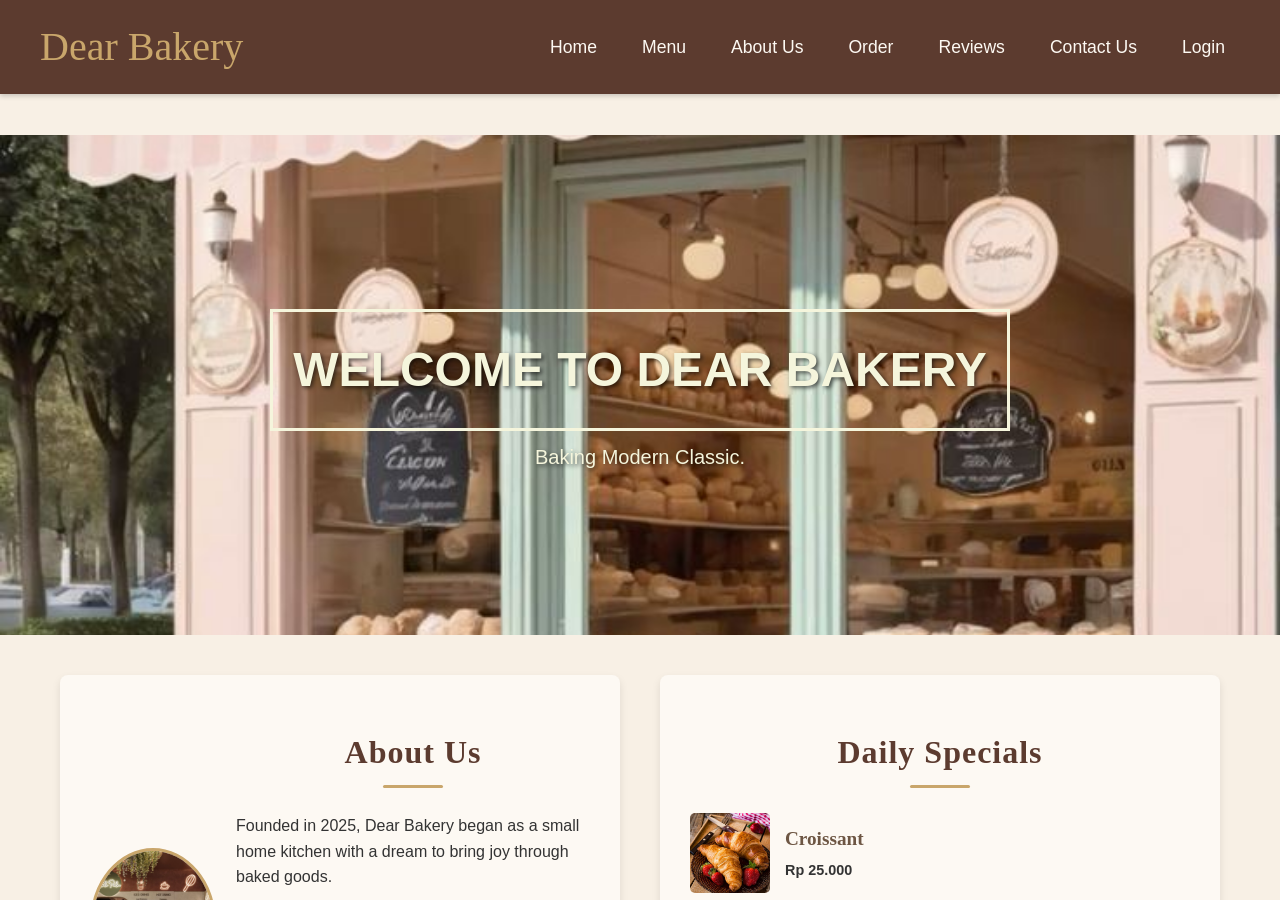
<file: index.html>
<!DOCTYPE html>
<html lang="en">
<head>
    <meta charset="UTF-8">
    <meta name="viewport" content="width=device-width, initial-scale=1.0">
    <title>Dear Bakery - Home</title>
    <style>
        body {
            margin: 0;
            padding: 0;
            font-family: 'Georgia', serif;
        }
    </style>
</head>
<frameset rows="15%,85%" frameborder="0" border="0" framespacing="0">
    <frame src="navigation.html" name="nav" scrolling="no" noresize>
    <frame src="home.html" name="contentFrame">
    <noframes>
        <body>
            <p>Your browser does not support frames. Please visit our <a href="home.html">home page</a>.</p>
        </body>
    </noframes>
</frameset>
</html>
</file>
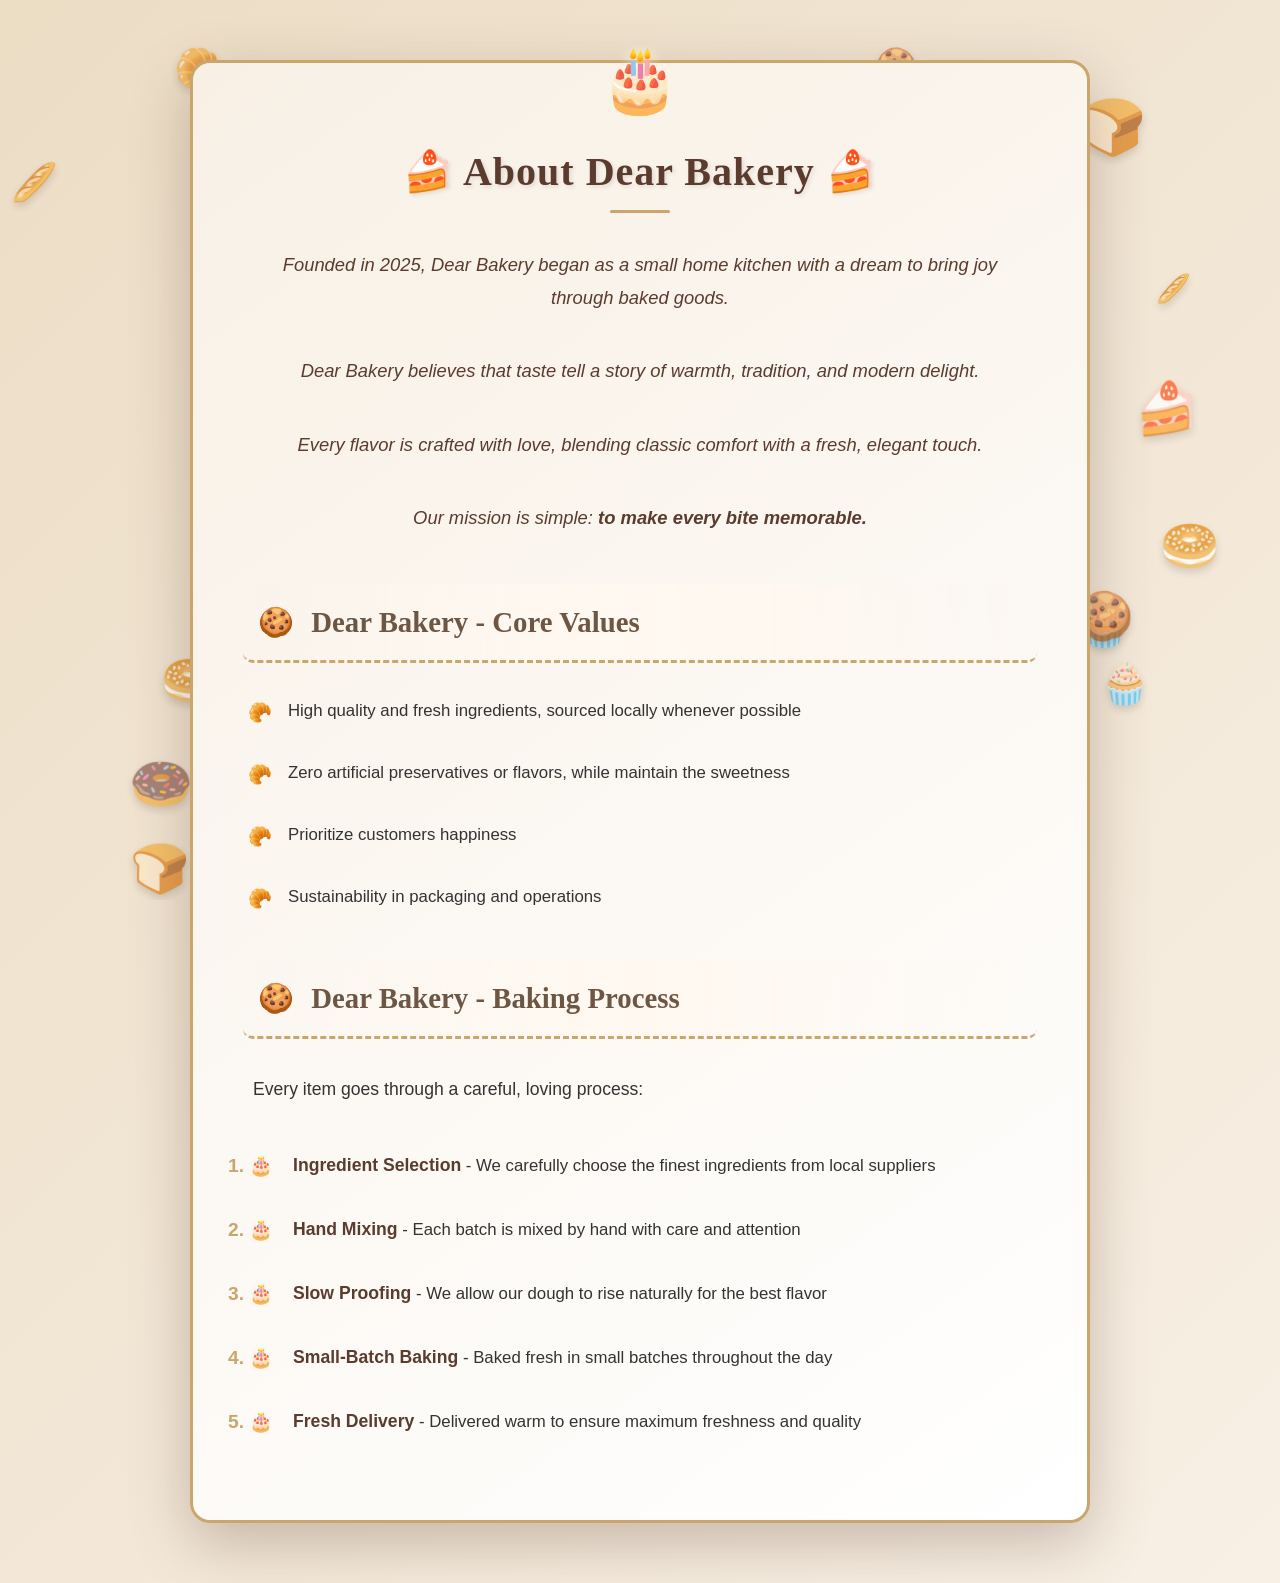
<file: about.html>
<!DOCTYPE html>
<html lang="en">
<head>
    <meta charset="UTF-8">
    <meta name="viewport" content="width=device-width, initial-scale=1.0">
    <title>About Us - Dear Bakery</title>
    <link rel="stylesheet" href="style.css">
    <script src="https://code.jquery.com/jquery-3.6.0.min.js"></script>
    <style>
        body {
            background: linear-gradient(135deg, #ecddc5 0%, #f8f0e5 100%);
            cursor: url('data:image/svg+xml;utf8,<svg xmlns="http://www.w3.org/2000/svg" width="32" height="32" viewBox="0 0 32 32"><text y="24" font-size="24">👨‍🍳</text></svg>'), auto;
            overflow-x: hidden;
            position: relative;
            min-height: 100vh;
        }

        /* Bakery Animation Background */
        #bakery-background {
            position: fixed;
            top: 0;
            left: 0;
            width: 100%;
            height: 100%;
            pointer-events: none;
            z-index: 0;
            overflow: hidden;
        }

        .floating-bakery {
            position: absolute;
            font-size: 2.5rem;
            animation: float-around 15s ease-in-out infinite;
            opacity: 0.7;
            text-shadow: 0 4px 8px rgba(0, 0, 0, 0.2);
        }

        @keyframes float-around {
            0%, 100% { 
                transform: translate(0, 0) rotate(0deg) scale(1);
            }
            25% { 
                transform: translate(50px, -30px) rotate(90deg) scale(1.1);
            }
            50% { 
                transform: translate(0, -50px) rotate(180deg) scale(0.9);
            }
            75% { 
                transform: translate(-50px, -30px) rotate(270deg) scale(1.1);
            }
        }

        .container {
            background: linear-gradient(145deg, #f8f0e5, #ffffff);
            border-radius: 20px;
            box-shadow: 0 20px 60px rgba(92, 59, 47, 0.3);
            max-width: 900px;
            margin: 40px auto;
            padding: 50px;
            position: relative;
            z-index: 1;
            transition: all 0.3s ease;
            border: 3px solid #c9a66b;
        }
        
        .container:hover {
            box-shadow: 0 30px 80px rgba(92, 59, 47, 0.4);
            transform: translateY(-5px);
        }

        .container::before {
            content: '🎂';
            position: absolute;
            top: -35px;
            left: 50%;
            transform: translateX(-50%);
            font-size: 4rem;
            animation: bounce-icon 2s ease-in-out infinite;
        }

        @keyframes bounce-icon {
            0%, 100% { transform: translateX(-50%) translateY(0); }
            50% { transform: translateX(-50%) translateY(-15px); }
        }

        h2 {
            text-align: center;
            margin-bottom: 25px;
            position: relative;
            color: #5c3b2f;
            font-size: 2.5rem;
            text-shadow: 2px 2px 4px rgba(0, 0, 0, 0.1);
            transition: all 0.3s ease;
        }
        
        h2:hover {
            transform: scale(1.1);
            color: #c9a66b;
            text-shadow: 0 0 20px rgba(201, 166, 107, 0.6);
            cursor: pointer;
        }

        h3 {
            font-size: 1.8rem;
            color: #6d5643;
            margin: 40px 0 25px;
            padding: 15px;
            border-bottom: 3px dashed #c9a66b;
            cursor: pointer;
            transition: all 0.3s ease;
            border-radius: 10px;
            background: linear-gradient(to right, transparent, #fff8f0, transparent);
        }
        
        h3:hover {
            color: #c9a66b;
            padding-left: 25px;
            background: linear-gradient(to right, #fff8f0, #ffe4c4, #fff8f0);
            box-shadow: 0 4px 15px rgba(201, 166, 107, 0.3);
        }

        h3::before {
            content: '🍪 ';
            margin-right: 10px;
        }

        p {
            font-size: 1.1rem;
            margin-bottom: 18px;
            text-align: justify;
            line-height: 1.8;
            transition: all 0.3s ease;
            padding: 10px;
            border-radius: 8px;
        }
        
        p:hover {
            background-color: #fff8f0;
            transform: translateX(10px);
            box-shadow: 0 2px 10px rgba(0, 0, 0, 0.1);
        }

        .intro p {
            text-align: center;
            font-style: italic;
            color: #5c3b2f;
            font-size: 1.15rem;
            margin-bottom: 20px;
        }
        
        ul, ol {
            padding-left: 35px;
            margin: 25px 0;
            font-size: 1.05rem;
        }

        li {
            margin-bottom: 15px;
            position: relative;
            cursor: pointer;
            transition: all 0.3s ease;
            padding: 10px;
            border-radius: 8px;
        }
        
        li:hover {
            background-color: #fff8e1;
            color: #c9a66b;
            transform: translateX(15px);
            box-shadow: 0 2px 10px rgba(201, 166, 107, 0.3);
            font-weight: 600;
        }

        li::before {
            position: absolute;
            left: -30px;
            font-size: 1.2rem;
        }

        ul li::before {
            content: '🥐';
        }

        ol {
            list-style-type: none;
            counter-reset: step-counter;
        }

        ol li {
            counter-increment: step-counter;
            padding-left: 15px;
        }

        ol li::before {
            content: counter(step-counter) '. 🎂';
            left: -50px;
            font-weight: bold;
            color: #c9a66b;
        }

        ol li strong {
            color: #5c3b2f;
            font-weight: bold;
            font-size: 1.1rem;
        }

        .selected {
            background-color: #c9a66b !important;
            color: white !important;
            transform: scale(1.05) !important;
            box-shadow: 0 4px 20px rgba(201, 166, 107, 0.5) !important;
        }

        .selected::after {
            content: ' ✓';
            font-weight: bold;
        }

        .particle {
            position: fixed;
            pointer-events: none;
            font-size: 2rem;
            animation: particle-fly 1.5s ease-out forwards;
            z-index: 9999;
        }

        @keyframes particle-fly {
            0% {
                transform: translate(0, 0) rotate(0deg) scale(1);
                opacity: 1;
            }
            100% {
                transform: translate(var(--tx), var(--ty)) rotate(360deg) scale(0);
                opacity: 0;
            }
        }
    </style>
</head>
<body>
    <!-- Bakery Animation Background -->
    <div id="bakery-background"></div>

    <div class="container">
        <h2>🍰 About Dear Bakery 🍰</h2>

        <div class="intro">
            <p>Founded in 2025, Dear Bakery began as a small home kitchen with a dream to bring joy through baked goods.</p>
            <p>Dear Bakery believes that taste tell a story of warmth, tradition, and modern delight.</p>
            <p>Every flavor is crafted with love, blending classic comfort with a fresh, elegant touch.</p>
            <p>Our mission is simple: <strong>to make every bite memorable.</strong></p>
        </div>

        <h3 id="values-section">Dear Bakery - Core Values</h3>
        <ul id="values-list">
            <li data-value="quality">High quality and fresh ingredients, sourced locally whenever possible</li>
            <li data-value="natural">Zero artificial preservatives or flavors, while maintain the sweetness</li>
            <li data-value="customer">Prioritize customers happiness</li>
            <li data-value="sustainability">Sustainability in packaging and operations</li>
        </ul>

        <h3 id="process-section">Dear Bakery - Baking Process</h3>
        <p style="text-align: left;">Every item goes through a careful, loving process:</p>
        <ol id="process-list">
            <li><strong>Ingredient Selection</strong> - We carefully choose the finest ingredients from local suppliers</li>
            <li><strong>Hand Mixing</strong> - Each batch is mixed by hand with care and attention</li>
            <li><strong>Slow Proofing</strong> - We allow our dough to rise naturally for the best flavor</li>
            <li><strong>Small-Batch Baking</strong> - Baked fresh in small batches throughout the day</li>
            <li><strong>Fresh Delivery</strong> - Delivered warm to ensure maximum freshness and quality</li>
        </ol>
    </div>

    <script>
        // ========================================
        // VANILLA JAVASCRIPT EVENTS
        // ========================================
        document.addEventListener('DOMContentLoaded', function() {
            const container = document.querySelector('.container');
            const bakeryBackground = document.getElementById('bakery-background');
            const headings = document.querySelectorAll('h3');
            const listItems = document.querySelectorAll('li');
            const paragraphs = document.querySelectorAll('p');
            
            const bakeryEmojis = ['🍪', '🍩', '🍰', '🥐', '🍞', '🥖', '🧁', '🥯', '🥨', '🍮'];
            
            // Create floating bakery emojis
            function createFloatingBakery() {
                for (let i = 0; i < 25; i++) {
                    const emoji = document.createElement('div');
                    emoji.className = 'floating-bakery';
                    emoji.textContent = bakeryEmojis[Math.floor(Math.random() * bakeryEmojis.length)];
                    
                    emoji.style.left = Math.random() * 100 + '%';
                    emoji.style.top = Math.random() * 100 + '%';
                    emoji.style.animationDelay = Math.random() * 15 + 's';
                    emoji.style.fontSize = (Math.random() * 2 + 1.5) + 'rem';
                    
                    bakeryBackground.appendChild(emoji);
                }
            }
            
            createFloatingBakery();

            // EVENT 1: MOUSEMOVE - Container parallax + emoji tracking
            let mouseX = window.innerWidth / 2;
            let mouseY = window.innerHeight / 2;
            
            document.addEventListener('mousemove', function(e) {
                mouseX = e.clientX;
                mouseY = e.clientY;
                
                console.log('🖱️ MOUSEMOVE (Vanilla JS): X=' + mouseX + ', Y=' + mouseY);
                
                // Container 3D parallax
                const moveX = (e.clientX - window.innerWidth / 2) * 0.03;
                const moveY = (e.clientY - window.innerHeight / 2) * 0.03;
                
                container.style.transform = `translate(${moveX}px, ${moveY}px) rotateY(${moveX * 0.1}deg) rotateX(${-moveY * 0.1}deg)`;
                
                // Move floating bakery items toward cursor
                const floatingEmojis = document.querySelectorAll('.floating-bakery');
                floatingEmojis.forEach((emoji, index) => {
                    const rect = emoji.getBoundingClientRect();
                    const emojiCenterX = rect.left + rect.width / 2;
                    const emojiCenterY = rect.top + rect.height / 2;
                    
                    const deltaX = (e.clientX - emojiCenterX) * 0.02;
                    const deltaY = (e.clientY - emojiCenterY) * 0.02;
                    
                    const currentLeft = parseFloat(emoji.style.left);
                    const currentTop = parseFloat(emoji.style.top);
                    
                    emoji.style.left = (currentLeft + deltaX * 0.01) + '%';
                    emoji.style.top = (currentTop + deltaY * 0.01) + '%';
                });
            });

            // EVENT 2: CLICK - Section collapse/expand + particle effect
            headings.forEach((heading, index) => {
                heading.addEventListener('click', function() {
                    console.log('🖱️ CLICK (Vanilla JS): ' + this.textContent + ' clicked');
                    
                    const nextElement = this.nextElementSibling;
                    
                    // Create particle effect
                    for (let i = 0; i < 5; i++) {
                        setTimeout(() => {
                            const particle = document.createElement('div');
                            particle.className = 'particle';
                            particle.textContent = bakeryEmojis[Math.floor(Math.random() * bakeryEmojis.length)];
                            
                            const rect = this.getBoundingClientRect();
                            particle.style.left = (rect.left + rect.width / 2) + 'px';
                            particle.style.top = (rect.top + rect.height / 2) + 'px';
                            
                            const angle = (Math.random() * Math.PI * 2);
                            const distance = 100 + Math.random() * 100;
                            particle.style.setProperty('--tx', Math.cos(angle) * distance + 'px');
                            particle.style.setProperty('--ty', Math.sin(angle) * distance + 'px');
                            
                            document.body.appendChild(particle);
                            setTimeout(() => particle.remove(), 1500);
                        }, i * 50);
                    }
                    
                    // Toggle visibility
                    if (nextElement) {
                        if (nextElement.style.display === 'none') {
                            nextElement.style.display = '';
                            this.style.background = 'linear-gradient(to right, transparent, #fff8f0, transparent)';
                        } else {
                            nextElement.style.display = 'none';
                            this.style.background = 'linear-gradient(to right, #ffe4c4, #ffd4a3, #ffe4c4)';
                        }
                    }
                });
            });

            // EVENT 3: KEYPRESS - Keyboard navigation shortcuts
            let searchBuffer = '';
            let searchTimeout;
            
            document.addEventListener('keypress', function(e) {
                console.log('⌨️ KEYPRESS (Vanilla JS): Key=' + e.key);
                
                // Quick navigation
                if (e.key === 'h' || e.key === 'H') {
                    window.scrollTo({ top: 0, behavior: 'smooth' });
                    console.log('Scrolled to top');
                } else if (e.key === 'v' || e.key === 'V') {
                    document.getElementById('values-section').scrollIntoView({ behavior: 'smooth' });
                    console.log('Scrolled to values section');
                } else if (e.key === 'p' || e.key === 'P') {
                    document.getElementById('process-section').scrollIntoView({ behavior: 'smooth' });
                    console.log('Scrolled to process section');
                } else if (e.key.match(/[a-z]/i)) {
                    // Text search in list items
                    searchBuffer += e.key.toLowerCase();
                    console.log('Search buffer: ' + searchBuffer);
                    
                    clearTimeout(searchTimeout);
                    
                    listItems.forEach(item => {
                        const text = item.textContent.toLowerCase();
                        if (text.includes(searchBuffer)) {
                            item.style.backgroundColor = '#fff8e1';
                            item.style.transform = 'scale(1.05)';
                        } else {
                            item.style.backgroundColor = '';
                            item.style.transform = '';
                        }
                    });
                    
                    searchTimeout = setTimeout(() => {
                        searchBuffer = '';
                        listItems.forEach(item => {
                            item.style.backgroundColor = '';
                            item.style.transform = '';
                        });
                    }, 2000);
                }
            });

            // EVENT 4: FOCUS - List item focus with keyboard
            listItems.forEach((item, index) => {
                item.setAttribute('tabindex', '0');
                
                item.addEventListener('focus', function() {
                    console.log('🎯 FOCUS (Vanilla JS): List item ' + (index + 1) + ' focused');
                    
                    this.style.backgroundColor = '#fff8e1';
                    this.style.padding = '15px';
                    this.style.borderRadius = '10px';
                    this.style.boxShadow = '0 4px 15px rgba(201, 166, 107, 0.4)';
                    this.style.outline = '3px solid #c9a66b';
                    this.style.transform = 'scale(1.05)';
                });

                item.addEventListener('blur', function() {
                    if (!this.classList.contains('selected')) {
                        this.style.backgroundColor = '';
                        this.style.padding = '10px';
                        this.style.boxShadow = '';
                        this.style.outline = 'none';
                        this.style.transform = '';
                    }
                });
            });

            // EVENT 5: CHANGE - Value selection tracking (double-click to select)
            const valueItems = document.querySelectorAll('#values-list li[data-value]');
            let selectedValues = [];
            
            valueItems.forEach(item => {
                item.addEventListener('dblclick', function() {
                    const value = this.getAttribute('data-value');
                    
                    console.log('🔄 CHANGE (Vanilla JS): Value toggled - ' + value);
                    
                    if (selectedValues.includes(value)) {
                        selectedValues = selectedValues.filter(v => v !== value);
                        this.classList.remove('selected');
                    } else {
                        selectedValues.push(value);
                        this.classList.add('selected');
                    }
                    
                    console.log('Selected values:', selectedValues);
                    
                    if (selectedValues.length === valueItems.length) {
                        alert('🎉 Congratulations! You\'ve selected all our core values! 🍰');
                    }
                });
            });

            // Process steps completion tracking
            const processItems = document.querySelectorAll('#process-list li');
            processItems.forEach(item => {
                item.addEventListener('click', function() {
                    console.log('🔄 CHANGE (Vanilla JS): Process step clicked');
                    
                    if (this.classList.contains('selected')) {
                        this.classList.remove('selected');
                        this.style.textDecoration = 'none';
                        this.style.opacity = '1';
                    } else {
                        this.classList.add('selected');
                        this.style.textDecoration = 'line-through';
                        this.style.opacity = '0.7';
                    }
                });
            });
        });

        // ========================================
        // JQUERY EVENTS
        // ========================================
        $(document).ready(function() {
            console.log('✅ About Page - jQuery Loaded Successfully!');
            
            // jQuery MOUSEMOVE - Heading tilt effect
            $('h2').on('mousemove', function(e) {
                const rect = this.getBoundingClientRect();
                const x = e.clientX - rect.left;
                const y = e.clientY - rect.top;
                
                const centerX = rect.width / 2;
                const centerY = rect.height / 2;
                
                const rotateX = (y - centerY) / 10;
                const rotateY = (centerX - x) / 10;
                
                console.log('🖱️ MOUSEMOVE (jQuery): Heading tilt effect');
                
                $(this).css('transform', `perspective(500px) rotateX(${rotateX}deg) rotateY(${rotateY}deg) scale(1.1)`);
            }).on('mouseleave', function() {
                $(this).css('transform', 'perspective(500px) rotateX(0) rotateY(0) scale(1)');
            });

            // jQuery CLICK - Heading animation
            $('h2').on('click', function() {
                console.log('🖱️ CLICK (jQuery): Main heading clicked');
                
                $(this).css({
                    'transform': 'scale(1.2) rotate(5deg)',
                    'color': '#c9a66b'
                });
                
                setTimeout(() => {
                    $(this).css({
                        'transform': 'scale(1) rotate(0)',
                        'color': '#5c3b2f'
                    });
                }, 400);
            });

            // jQuery KEYPRESS - Input simulation
            let keypressCount = 0;
            $(document).on('keypress', function(e) {
                keypressCount++;
                console.log('⌨️ KEYPRESS (jQuery): Key=' + e.key + ', Total presses=' + keypressCount);
                
                // Visual feedback
                if (keypressCount % 10 === 0) {
                    $('body').css('background', 'linear-gradient(135deg, #f8e5d0 0%, #fdf9f3 100%)');
                    setTimeout(() => {
                        $('body').css('background', 'linear-gradient(135deg, #ecddc5 0%, #f8f0e5 100%)');
                    }, 200);
                }
            });

            // jQuery FOCUS - Paragraph emphasis
            $('.intro p').each(function() {
                $(this).attr('tabindex', '0');
            });
            
            $('.intro p').on('focus', function() {
                console.log('🎯 FOCUS (jQuery): Mission statement focused');
                
                $(this).css({
                    'font-size': '1.3rem',
                    'background-color': '#fff8e1',
                    'padding': '15px',
                    'border-radius': '10px',
                    'box-shadow': '0 4px 20px rgba(201, 166, 107, 0.4)',
                    'border': '2px solid #c9a66b'
                });
            }).on('blur', function() {
                $(this).css({
                    'font-size': '1.15rem',
                    'background-color': '',
                    'padding': '10px',
                    'border-radius': '8px',
                    'box-shadow': '',
                    'border': 'none'
                });
            });

            // jQuery CHANGE - List item hover tracking
            let hoverCount = {};
            
            $('li').on('mouseenter', function() {
                const text = $(this).text().substring(0, 20);
                hoverCount[text] = (hoverCount[text] || 0) + 1;
                
                console.log('🔄 CHANGE (jQuery): Item hovered ' + hoverCount[text] + ' times: ' + text);
                
                if (hoverCount[text] >= 3) {
                    $(this).prepend('⭐ ');
                }
            });

            // Container shake on double click
            $('.container').on('dblclick', function() {
                console.log('🖱️ CLICK (jQuery): Container double-clicked');
                
                $(this).css('animation', 'shake-container 0.5s');
                setTimeout(() => {
                    $(this).css('animation', '');
                }, 500);
            });

            // Add shake animation
            $('<style>@keyframes shake-container { 0%, 100% { transform: translateX(0); } 25% { transform: translateX(-10px) rotate(-2deg); } 75% { transform: translateX(10px) rotate(2deg); } }</style>').appendTo('head');

            // Entrance animation
            $('.container').css('opacity', '0').css('transform', 'scale(0.8)');
            setTimeout(() => {
                $('.container').animate({ opacity: 1 }, 800);
                $('.container').css({
                    'transform': 'scale(1)',
                    'transition': 'all 0.8s ease'
                });
            }, 100);
        });
    </script>
</body>
</html>
</file>
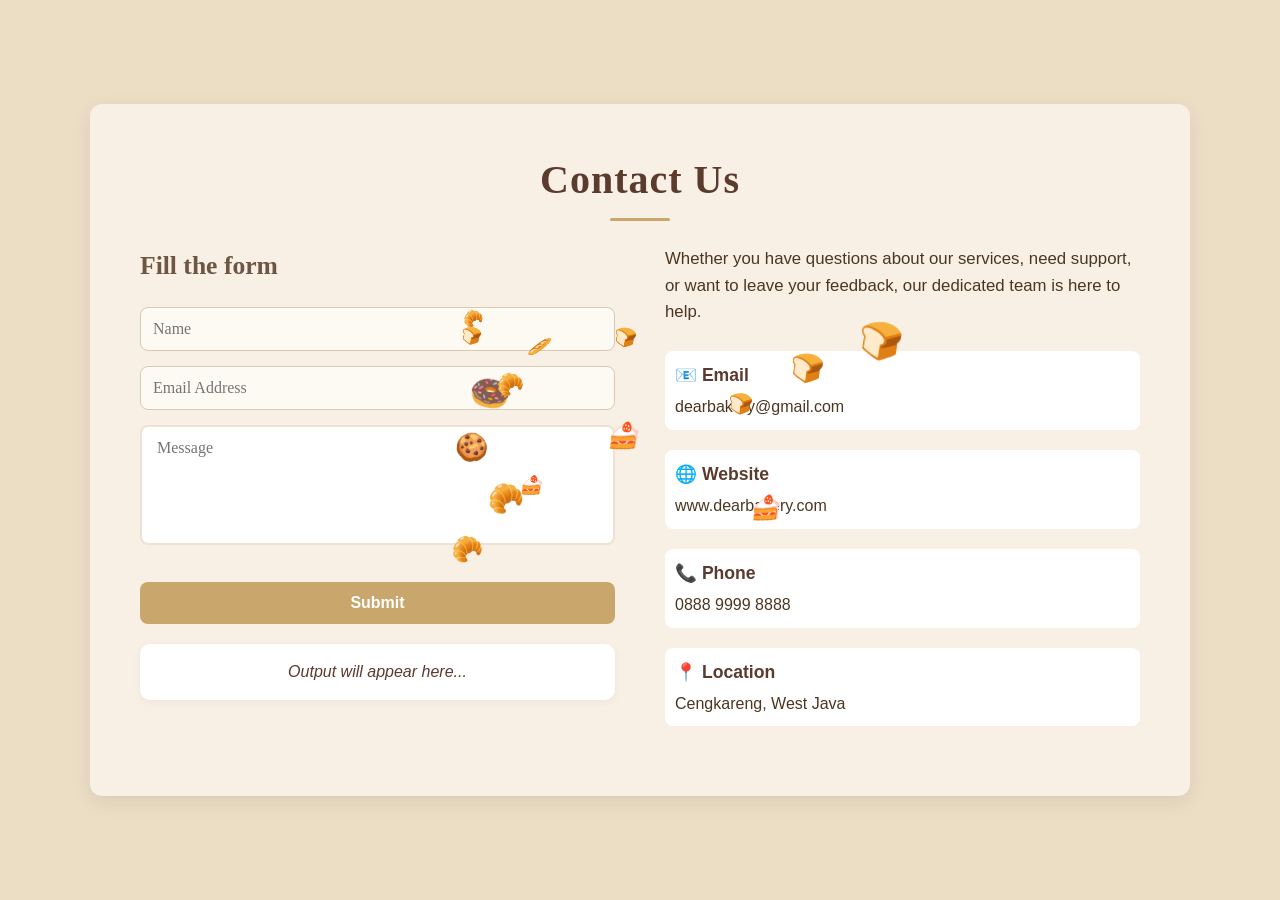
<file: contact.html>
<!-- CONTACT US.HTML -->
<!DOCTYPE html>
<html lang="en">
<head>
    <meta charset="UTF-8">
    <meta name="viewport" content="width=device-width, initial-scale=1.0">
    <title>Contact Us - Dear Bakery</title>
    <link rel="stylesheet" href="style.css">
    <script src="https://code.jquery.com/jquery-3.6.0.min.js"></script>
    <style>
        * {
            margin: 0;
            padding: 0;
            box-sizing: border-box;
        }

        body {
            background: #ecddc5;
            min-height: 100vh;
            display: flex;
            align-items: center;
            justify-content: center;
            padding: 20px;
            overflow: auto;
            position: relative;
            cursor: url('data:image/svg+xml;utf8,<svg xmlns="http://www.w3.org/2000/svg" width="40" height="40" viewBox="0 0 40 40"><text y="32" font-size="32">👨‍🍳</text></svg>') 16 16, auto;
        }

        #emoji-field {
            position: fixed;
            top: 0;
            left: 0;
            width: 100%;
            height: 100%;
            pointer-events: none;
            z-index: 999;
        }

        .emoji-item {
            position: absolute;
            font-size: 40px;
            pointer-events: none;
            transition: transform 0.1s ease-out;
            will-change: transform;
            user-select: none;
        }

        .container {
            background-color: #f8f0e5;
            border-radius: 12px;
            box-shadow: 0 6px 20px rgba(0, 0, 0, 0.08);
            max-width: 1100px;
            width: 100%;
            padding: 50px;
            position: relative;
            z-index: 10;
            transition: transform 0.1s ease-out;
        }

        .card {
            display: flex;
            gap: 50px;
        }

        h2 {
            text-align: center;
            margin-bottom: 25px;
            font-size: 2.5rem;
            color: #5c3b2f;
            transition: all 0.3s ease;
        }
        
        h2:hover {
            transform: scale(1.05);
            color: #c9a66b;
        }

        h3 {
            font-size: 1.6rem;
            color: #6d5643;
            margin-bottom: 20px;
        }

        p {
            font-size: 1.05rem;
            line-height: 1.6;
            color: #4b3621;
        }

        .left {
            flex: 1;
        }

        form input,
        form textarea {
            width: 100%;
            padding: 12px 15px;
            border-radius: 8px;
            border: 2px solid #efe1d3;
            outline: none;
            background: #fff;
            color: #272523;
            font-size: 1rem;
            margin-bottom: 15px;
            font-family: 'Georgia', serif;
            transition: all 0.3s ease;
        }

        form input:focus,
        form textarea:focus {
            border-color: #c9a66b;
            background: #fff7ec;
            box-shadow: 0 0 10px rgba(92, 59, 47, 0.2);
            transform: scale(1.02);
        }

        form input.highlight,
        form textarea.highlight {
            background: #e8d5bb;
            box-shadow: 0 0 10px rgba(92, 59, 47, 0.3);
            transform: scale(1.02);
        }

        form textarea {
            height: 120px;
            resize: none;
        }

        .btn {
            width: 100%;
            margin-top: 15px;
            padding: 12px 20px;
            border: none;
            border-radius: 8px;
            background: #c9a66b;
            cursor: pointer;
            font-weight: bold;
            font-size: 1rem;
            color: #fff;
            transition: all 0.3s ease;
        }

        .btn:hover {
            background: #b38850;
            transform: translateY(-2px);
            box-shadow: 0 4px 12px rgba(0, 0, 0, 0.15);
        }

        #output {
            margin-top: 20px;
            padding: 15px;
            background: #fff;
            color: #5c3b2f;
            border-radius: 10px;
            min-height: 50px;
            text-align: center;
            font-style: italic;
            box-shadow: 0 2px 8px rgba(0, 0, 0, 0.05);
        }

        .right {
            flex: 1;
        }

        .info {
            margin-top: 25px;
        }

        .info .item {
            margin-bottom: 20px;
            padding: 10px;
            background: #fff;
            border-radius: 8px;
            transition: all 0.3s ease;
            cursor: pointer;
        }
        
        .info .item:hover {
            background: #fff8f0;
            transform: translateX(5px);
            box-shadow: 0 2px 8px rgba(0, 0, 0, 0.1);
        }

        .info .item strong {
            font-size: 1.1rem;
            color: #5c3b2f;
            display: block;
            margin-bottom: 5px;
        }

        .info .item p {
            font-size: 1rem;
            color: #4b3621;
        }

        @media (max-width: 768px) {
            .card {
                flex-direction: column;
            }
            
            .emoji-item {
                font-size: 30px;
            }
        }
    </style>
</head>
<body>
    <div id="emoji-field"></div>

    <section class="container">
        <h2>Contact Us</h2>
        
        <div class="card">
            <div class="left">
                <h3>Fill the form</h3>

                <form id="contactForm">
                    <input type="text" id="name" placeholder="Name" required>
                    <input type="email" id="email" placeholder="Email Address" required>
                    <textarea id="message" placeholder="Message" required></textarea>
                    <button type="submit" class="btn" id="submitBtn">Submit</button>
                </form>

                <div id="output">
                    Output will appear here...
                </div>
            </div>

            <div class="right">
                <p>
                    Whether you have questions about our services, need support, or 
                    want to leave your feedback, our dedicated team is here to help.
                </p>

                <div class="info">
                    <div class="item" data-info="email">
                        <strong>📧 Email</strong>
                        <p>dearbakery@gmail.com</p>
                    </div>

                    <div class="item" data-info="website">
                        <strong>🌐 Website</strong>
                        <p>www.dearbakery.com</p>
                    </div>

                    <div class="item" data-info="phone">
                        <strong>📞 Phone</strong>
                        <p>0888 9999 8888</p>
                    </div>

                    <div class="item" data-info="location">
                        <strong>📍 Location</strong>
                        <p>Cengkareng, West Java</p>
                    </div>
                </div>
            </div>
        </div>
    </section>

    <script>
        // ========================================
        // VANILLA JAVASCRIPT EVENTS
        // ========================================
        document.addEventListener('DOMContentLoaded', () => {
            const emojiField = document.getElementById('emoji-field');
            const container = document.querySelector('.container');
            const nameInput = document.getElementById('name');
            const emailInput = document.getElementById('email');
            const messageInput = document.getElementById('message');
            const form = document.getElementById('contactForm');
            const outputDiv = document.getElementById('output');
            
            const bakeryEmojis = ['🍪', '🍩', '🍰', '🥐', '🍞', '🥖'];
            const numberOfEmojis = 15;
            const emojis = [];
            const followFactor = 0.05;
            
            let targetX = window.innerWidth / 2;
            let targetY = window.innerHeight / 2;

            // Create emojis
            for (let i = 0; i < numberOfEmojis; i++) {
                const emoji = document.createElement('div');
                emoji.className = 'emoji-item';
                emoji.textContent = bakeryEmojis[Math.floor(Math.random() * bakeryEmojis.length)];
                
                const initialX = Math.random() * (window.innerWidth - 100) + 50;
                const initialY = Math.random() * (window.innerHeight - 100) + 50;
                
                emoji.style.left = `${initialX}px`;
                emoji.style.top = `${initialY}px`;
                
                emoji.currentX = initialX;
                emoji.currentY = initialY;
                emoji.depth = Math.random() * 2 + 0.5;
                emoji.scale = 1 / emoji.depth;

                emojiField.appendChild(emoji);
                emojis.push(emoji);
            }

            // EVENT 1: MOUSEMOVE - Emoji animation
            document.addEventListener('mousemove', (event) => {
                targetX = event.clientX;
                targetY = event.clientY;
                
                const moveX = (event.clientX - window.innerWidth / 2) * 0.01;
                const moveY = (event.clientY - window.innerHeight / 2) * 0.01;
                container.style.transform = `translate(${moveX}px, ${moveY}px)`;
                
                console.log('🖱️ Mousemove (Vanilla JS): Cursor at X=' + event.clientX);
            });
            
            function animate() {
                emojis.forEach(emoji => {
                    const rect = emoji.getBoundingClientRect();
                    const emojiCenterX = rect.left + rect.width / 2;
                    const emojiCenterY = rect.top + rect.height / 2;

                    const dx = targetX - emojiCenterX;
                    const dy = targetY - emojiCenterY;

                    emoji.currentX += dx * followFactor * emoji.depth * 0.5;
                    emoji.currentY += dy * followFactor * emoji.depth * 0.5;

                    emoji.style.transform = `
                        translate(${emoji.currentX - rect.left}px, ${emoji.currentY - rect.top}px) 
                        scale(${emoji.scale})
                        rotate(${Math.sin(emoji.currentX / 500) * 10}deg)
                    `;
                });

                requestAnimationFrame(animate);
            }
            
            animate();

            function showOutput(message) {
                outputDiv.innerHTML = message;
            }

            // EVENT 2: CLICK - Form submission
            form.addEventListener('submit', function(e) {
                e.preventDefault();
                const name = nameInput.value.trim();
                const email = emailInput.value.trim();
                const message = messageInput.value.trim();
                
                console.log('🖱️ Click event (Vanilla JS): Form submitted by ' + name);
                
                if (name && email && message) {
                    showOutput(`✔ Form submitted! Thank you, ${name}!`);
                    alert('✅ Message sent successfully!\n\nThank you for contacting us, ' + name + '!\nWe will respond to ' + email + ' within 24 hours.');
                    this.reset();
                } else {
                    showOutput('⚠ Please fill in all fields!');
                }
            });

            // EVENT 3: KEYPRESS - Typing feedback
            document.addEventListener('keypress', function() {
                console.log('⌨️ Keypress event (Vanilla JS): Typing...');
                showOutput("⌨ Typing...");

                clearTimeout(window.typingTimer);
                window.typingTimer = setTimeout(() => {
                    showOutput("Output will appear here...");
                }, 1500);
            });

            // EVENT 4: FOCUS - Input highlighting
            nameInput.addEventListener('focus', function() {
                console.log('🎯 Focus event (Vanilla JS): Name input focused');
                this.classList.add('highlight');
                showOutput("📝 Name input is focused!");
            });

            nameInput.addEventListener('blur', function() {
                this.classList.remove('highlight');
            });

            emailInput.addEventListener('focus', function() {
                console.log('🎯 Focus event (Vanilla JS): Email input focused');
                this.classList.add('highlight');
                showOutput("📧 Email input is focused!");
            });

            emailInput.addEventListener('blur', function() {
                this.classList.remove('highlight');
            });

            messageInput.addEventListener('focus', function() {
                console.log('🎯 Focus event (Vanilla JS): Message textarea focused');
                this.classList.add('highlight');
                showOutput("💬 Message textarea is focused!");
            });

            messageInput.addEventListener('blur', function() {
                this.classList.remove('highlight');
            });

            // EVENT 5: CHANGE - Email validation
            emailInput.addEventListener('change', function() {
                const email = this.value.trim();
                const emailRegex = /^[^\s@]+@[^\s@]+\.[^\s@]+$/;
                
                console.log('🔄 Change event (Vanilla JS): Email = ' + email);
                
                if (email && !emailRegex.test(email)) {
                    showOutput("📧 ⚠️ Invalid email format!");
                    this.style.borderColor = '#e74c3c';
                } else if (email) {
                    showOutput("📧 ✅ Email looks good!");
                    this.style.borderColor = '#27ae60';
                } else {
                    this.style.borderColor = '#efe1d3';
                }
            });

            window.addEventListener('resize', () => {
                targetX = window.innerWidth / 2;
                targetY = window.innerHeight / 2;
            });
        });

        // ========================================
        // JQUERY EVENTS
        // ========================================
        $(document).ready(function() {
            console.log('✅ Contact Us Page - jQuery Loaded!');

            // jQuery CLICK - Info items
            $('.info .item').on('click', function() {
                const infoType = $(this).data('info');
                const text = $(this).find('p').text();
                
                console.log('🖱️ Click event (jQuery): ' + infoType + ' clicked');
                
                $('#output').html('📋 Copied: ' + text);
                
                $(this).css({
                    'background-color': '#fff8e1',
                    'transform': 'scale(1.05)'
                });
                
                setTimeout(() => {
                    $(this).css({
                        'background-color': '#fff',
                        'transform': 'scale(1)'
                    });
                }, 500);
            });

            // jQuery MOUSEMOVE - Heading animation
            $('h2').on('mouseenter', function() {
                console.log('🖱️ Mousemove event (jQuery): Heading hovered');
                $(this).css({
                    'transform': 'scale(1.1) rotate(2deg)',
                    'text-shadow': '0 0 15px rgba(201, 166, 107, 0.5)'
                });
            }).on('mouseleave', function() {
                $(this).css({
                    'transform': 'scale(1) rotate(0)',
                    'text-shadow': 'none'
                });
            });

            // jQuery KEYPRESS - Character count
            let totalChars = 0;
            $('input, textarea').on('keypress', function() {
                totalChars++;
                console.log('⌨️ Keypress event (jQuery): Total characters typed = ' + totalChars);
            });

            // jQuery FOCUS - Field animation
            $('input, textarea').on('focus', function() {
                console.log('🎯 Focus event (jQuery): ' + $(this).attr('id') + ' focused');
                
                $(this).parent().css('background-color', '#fff8f0');
            }).on('blur', function() {
                $(this).parent().css('background-color', '');
            });

            // jQuery CHANGE - Name validation
            $('#name').on('change', function() {
                const name = $(this).val().trim();
                console.log('🔄 Change event (jQuery): Name = ' + name);
                
                if (name.length < 2) {
                    $('#output').html('⚠️ Name too short!');
                } else {
                    $('#output').html('✅ Hello, ' + name + '!');
                }
            });

            // Button hover effect
            $('.btn').hover(
                function() {
                    $(this).css('box-shadow', '0 6px 20px rgba(201, 166, 107, 0.4)');
                },
                function() {
                    $(this).css('box-shadow', 'none');
                }
            );
        });
    </script>
</body>
</html>
</file>
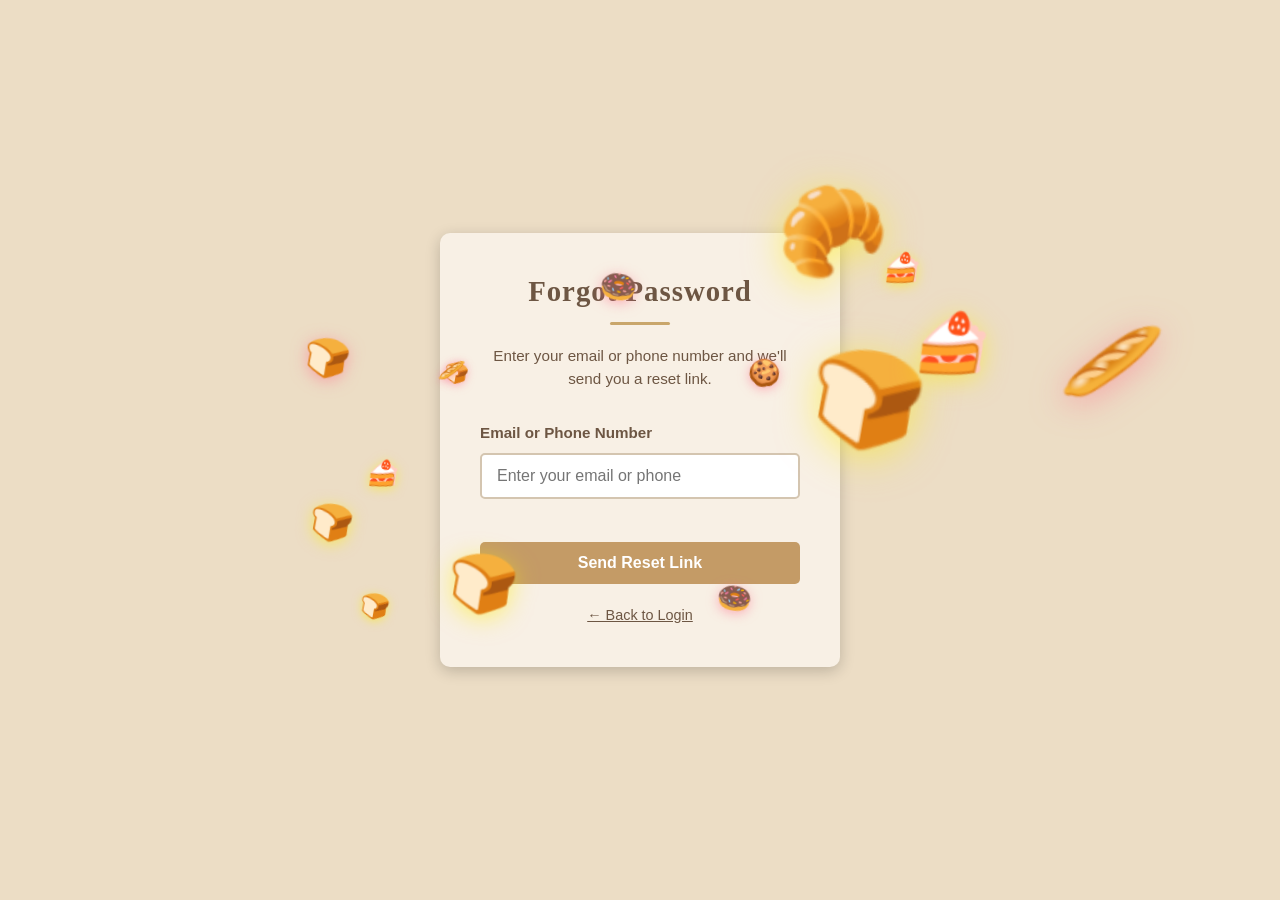
<file: forgotpassword.html>
<!DOCTYPE html>
<html lang="en">
<head>
    <meta charset="UTF-8">
    <meta name="viewport" content="width=device-width, initial-scale=1.0">
    <title>Forgot Password - Dear Bakery</title>
    <link rel="stylesheet" href="style.css">
    <script src="https://code.jquery.com/jquery-3.6.0.min.js"></script>
    <style>
        * {
            margin: 0;
            padding: 0;
            box-sizing: border-box;
        }

        body {
            background-color: #ecddc5;
            display: flex;
            justify-content: center;
            align-items: center;
            min-height: 100vh;
            overflow: hidden;
            cursor: url("data:image/svg+xml;utf8,<svg xmlns='http://www.w3.org/2000/svg' width='40' height='40' viewBox='0 0 100 100'><text y='90' font-size='90'>👨‍🍳</text></svg>") 15 15, auto;
            perspective: 1000px;
        }

        #emoji-field {
            position: fixed;
            top: 0;
            left: 0;
            width: 100%;
            height: 100%;
            pointer-events: none;
            z-index: 10;
        }

        .forgot-container {
            background-color: #f8f0e5;
            padding: 40px;
            border-radius: 10px;
            box-shadow: 0 4px 15px rgba(0, 0, 0, 0.199);
            width: 100%;
            max-width: 400px;
            text-align: center;
            transition: transform 0.1s ease-out;
            position: relative;
            z-index: 1;
        }

        h2 {
            margin-bottom: 20px;
            color: #6d5643;
            font-size: 1.8rem;
            transition: all 0.3s ease;
        }
        
        h2:hover {
            transform: scale(1.05);
            color: #c9a66b;
        }
        
        .subtitle {
            font-size: 0.95rem;
            color: #6d5643;
            margin-bottom: 30px;
            line-height: 1.5;
        }

        .form-group {
            margin-bottom: 20px;
            text-align: left;
        }

        .form-group label {
            display: block;
            margin-bottom: 8px;
            font-weight: 600;
            color: #6d5643;
            font-size: 0.95rem;
            transition: color 0.3s ease;
        }
        
        .form-group label:hover {
            color: #c9a66b;
        }

        .form-group input {
            width: 100%;
            padding: 12px 15px;
            border: 2px solid #d4c5b0;
            border-radius: 5px;
            font-size: 1rem;
            transition: all 0.3s ease;
            background-color: #fff;
        }

        .form-group input:focus {
            outline: none;
            border-color: #c49b66;
            background-color: #fff7ec;
            box-shadow: 0 0 0 3px rgba(196, 155, 102, 0.1);
        }

        .form-group input.highlight {
            border: 4px solid #c49b66;
            background-color: #fff7ec;
        }

        .login-button {
            width: 100%;
            padding: 12px;
            background-color: #c49b66;
            color: white;
            border: none;
            border-radius: 5px;
            font-size: 1rem;
            font-weight: 600;
            cursor: pointer;
            transition: all 0.3s ease;
        }

        .login-button:hover {
            background-color: #b38850;
            transform: translateY(-2px);
            box-shadow: 0 4px 12px rgba(196, 155, 102, 0.3);
        }

        .login-button:active {
            transform: translateY(0);
        }

        .emoji-item {
            position: absolute;
            font-size: 3rem;
            transition: transform 0.3s cubic-bezier(0.25, 0.46, 0.45, 0.94);
            pointer-events: none;
            user-select: none;
            will-change: transform;
            z-index: 10;
        }

        .emoji-item:nth-child(even) {
            filter: drop-shadow(0 4px 10px rgba(255, 105, 135, 0.5));
        }

        .emoji-item:nth-child(odd) {
            filter: drop-shadow(0 4px 10px rgba(255, 238, 0, 0.5));
        }
        
        .back-link {
            margin-top: 20px;
            font-size: 0.9rem;
        }
        
        .back-link a {
            color: #6d5643;
            text-decoration: underline;
            transition: color 0.3s ease;
        }
        
        .back-link a:hover {
            color: #c9a66b;
        }
        
        .validation-msg {
            font-size: 0.85rem;
            margin-top: 5px;
            min-height: 18px;
        }
        
        .validation-msg.error {
            color: #e74c3c;
        }
        
        .validation-msg.success {
            color: #27ae60;
        }
        
        .status-indicator {
            position: absolute;
            top: 10px;
            right: 10px;
            font-size: 1.5rem;
            opacity: 0;
            transition: opacity 0.3s;
        }
        
        .status-indicator.show {
            opacity: 1;
        }
    </style>
</head>
<body>
    <!-- Emoji background container -->
    <div id="emoji-field"></div>

    <!-- Main form container -->
    <div class="forgot-container">
        <div class="status-indicator" id="statusIndicator"></div>
        
        <h2>Forgot Password</h2>
        <p class="subtitle">Enter your email or phone number and we'll send you a reset link.</p>

        <form id="forgotForm">
            <div class="form-group">
                <label for="username">Email or Phone Number</label>
                <input type="text" id="username" name="username" required placeholder="Enter your email or phone">
                <div class="validation-msg" id="validationMsg"></div>
            </div>

            <button type="submit" class="login-button">Send Reset Link</button>
        </form>
        
        <p class="back-link">
            <a href="login.html">← Back to Login</a>
        </p>
    </div>

    <script>
        // ========================================
        // VANILLA JAVASCRIPT EVENTS
        // ========================================
        document.addEventListener('DOMContentLoaded', () => {
            const emojiField = document.getElementById('emoji-field');
            const forgotContainer = document.querySelector('.forgot-container');
            const usernameInput = document.getElementById('username');
            const form = document.getElementById('forgotForm');
            const validationMsg = document.getElementById('validationMsg');
            const statusIndicator = document.getElementById('statusIndicator');
            
            const bakeryEmojis = ['🍪', '🍩', '🍰', '🥐', '🍞', '🥖'];
            const numberOfEmojis = 15;
            const emojis = [];
            const followFactor = 0.05;
            
            let targetX = window.innerWidth / 2;
            let targetY = window.innerHeight / 2;

            // Create emojis
            for (let i = 0; i < numberOfEmojis; i++) {
                const emoji = document.createElement('div');
                emoji.className = 'emoji-item';
                emoji.textContent = bakeryEmojis[Math.floor(Math.random() * bakeryEmojis.length)];
                
                const initialX = Math.random() * (window.innerWidth - 100) + 50;
                const initialY = Math.random() * (window.innerHeight - 100) + 50;
                
                emoji.style.left = `${initialX}px`;
                emoji.style.top = `${initialY}px`;
                
                emoji.currentX = initialX;
                emoji.currentY = initialY;
                emoji.depth = Math.random() * 2 + 0.5;
                emoji.scale = 1 / emoji.depth;

                emojiField.appendChild(emoji);
                emojis.push(emoji);
            }

            // EVENT 1: MOUSEMOVE - Emoji tracking
            document.addEventListener('mousemove', (event) => {
                targetX = event.clientX;
                targetY = event.clientY;
                
                console.log('🖱️ Mousemove (Vanilla JS): Emoji tracking');
            });
            
            // Animation loop for emojis
            function animate() {
                emojis.forEach(emoji => {
                    const rect = emoji.getBoundingClientRect();
                    const emojiCenterX = rect.left + rect.width / 2;
                    const emojiCenterY = rect.top + rect.height / 2;

                    const dx = targetX - emojiCenterX;
                    const dy = targetY - emojiCenterY;

                    emoji.currentX += dx * followFactor * emoji.depth * 0.5;
                    emoji.currentY += dy * followFactor * emoji.depth * 0.5;

                    emoji.style.transform = `
                        translate(${emoji.currentX - rect.left}px, ${emoji.currentY - rect.top}px) 
                        scale(${emoji.scale})
                        rotate(${Math.sin(emoji.currentX / 500) * 10}deg)
                    `;
                });

                requestAnimationFrame(animate);
            }
            
            animate();

            // Validation function
            function validateInput(value) {
                const emailRegex = /^[^\s@]+@[^\s@]+\.[^\s@]+$/;
                const phoneRegex = /^[\d\s\-\+\(\)]{10,}$/;
                
                if (emailRegex.test(value)) {
                    return { valid: true, type: 'email' };
                } else if (phoneRegex.test(value)) {
                    return { valid: true, type: 'phone' };
                }
                return { valid: false, type: null };
            }

            // EVENT 2: CLICK - Form submission
            form.addEventListener('submit', function(e) {
                e.preventDefault();
                const username = usernameInput.value.trim();
                
                console.log('🖱️ Click event (Vanilla JS): Submit button clicked');
                
                if (!username) {
                    validationMsg.textContent = '❌ Please enter your email or phone number';
                    validationMsg.className = 'validation-msg error';
                    return;
                }
                
                const validation = validateInput(username);
                
                if (validation.valid) {
                    statusIndicator.textContent = '✅';
                    statusIndicator.classList.add('show');
                    
                    alert('✅ Reset link sent!\n\nWe\'ve sent a password reset link to:\n' + username + '\n\nPlease check your ' + (validation.type === 'email' ? 'email' : 'phone') + '.');
                    
                    this.reset();
                    validationMsg.textContent = '';
                    
                    setTimeout(() => {
                        statusIndicator.classList.remove('show');
                    }, 2000);
                } else {
                    validationMsg.textContent = '❌ Invalid email or phone format';
                    validationMsg.className = 'validation-msg error';
                }
            });

            // EVENT 3: KEYPRESS - Real-time validation
            usernameInput.addEventListener('keypress', function(e) {
                console.log('⌨️ Keypress event (Vanilla JS): ' + e.key);
                
                statusIndicator.textContent = '⌨️';
                statusIndicator.classList.add('show');
                
                clearTimeout(window.keypressTimer);
                window.keypressTimer = setTimeout(() => {
                    statusIndicator.classList.remove('show');
                }, 1000);
            });

            // EVENT 4: FOCUS - Input highlighting
            usernameInput.addEventListener('focus', function() {
                console.log('🎯 Focus event (Vanilla JS): Username input focused');
                this.classList.add('highlight');
                validationMsg.textContent = '✍️ Enter your email or phone number';
                validationMsg.className = 'validation-msg';
            });

            usernameInput.addEventListener('blur', function() {
                this.classList.remove('highlight');
                
                if (this.value.trim() === '') {
                    validationMsg.textContent = '';
                }
            });

            // EVENT 5: CHANGE - Input validation
            usernameInput.addEventListener('change', function() {
                const value = this.value.trim();
                
                console.log('🔄 Change event (Vanilla JS): Value = ' + value);
                
                if (value === '') {
                    validationMsg.textContent = '';
                    validationMsg.className = 'validation-msg';
                    return;
                }
                
                const validation = validateInput(value);
                
                if (validation.valid) {
                    if (validation.type === 'email') {
                        validationMsg.textContent = '✅ Valid email address';
                        validationMsg.className = 'validation-msg success';
                    } else {
                        validationMsg.textContent = '✅ Valid phone number';
                        validationMsg.className = 'validation-msg success';
                    }
                } else {
                    validationMsg.textContent = '⚠️ Please enter a valid email or phone';
                    validationMsg.className = 'validation-msg error';
                }
            });

            // Window resize handler
            window.addEventListener('resize', () => {
                targetX = window.innerWidth / 2;
                targetY = window.innerHeight / 2;
            });
        });

        // ========================================
        // JQUERY EVENTS
        // ========================================
        $(document).ready(function() {
            console.log('✅ Forgot Password Page - jQuery Loaded!');
            
            // jQuery MOUSEMOVE - Container movement
            $(document).mousemove(function(e) {
                const moveX = (e.clientX - window.innerWidth / 2) * 0.01;
                const moveY = (e.clientY - window.innerHeight / 2) * 0.01;
                $(".forgot-container").css({
                    "transform": "translate(" + moveX + "px, " + moveY + "px)"
                });
            });

            // jQuery CLICK - Link tracking
            $('.back-link a').on('click', function() {
                console.log('🖱️ Click event (jQuery): Back to login clicked');
            });

            // jQuery KEYPRESS - Character counter
            let typingCount = 0;
            $('#username').on('keypress', function() {
                typingCount++;
                console.log('⌨️ Keypress event (jQuery): Total keys pressed = ' + typingCount);
            });

            // jQuery FOCUS - Label animation
            $('#username').on('focus', function() {
                console.log('🎯 Focus event (jQuery): Input focused');
                
                $(this).parent().find('label').css({
                    'color': '#c9a66b',
                    'transform': 'scale(1.05)'
                });
            }).on('blur', function() {
                $(this).parent().find('label').css({
                    'color': '#6d5643',
                    'transform': 'scale(1)'
                });
            });

            // jQuery CHANGE - Alternative validation
            $('#username').on('input', function() {
                const value = $(this).val();
                if (value.length > 5) {
                    console.log('🔄 Change event (jQuery): Input length = ' + value.length);
                }
            });

            // Heading animation
            $('h2').on('click', function() {
                $(this).css({
                    'transform': 'scale(1.1) rotate(2deg)',
                    'text-shadow': '0 0 10px rgba(201, 166, 107, 0.5)'
                });
                setTimeout(() => {
                    $(this).css({
                        'transform': 'scale(1) rotate(0)',
                        'text-shadow': 'none'
                    });
                }, 300);
            });

            // Button hover effect
            $('.login-button').hover(
                function() {
                    $(this).css({
                        'box-shadow': '0 6px 20px rgba(196, 155, 102, 0.5)',
                        'transform': 'translateY(-3px) scale(1.02)'
                    });
                },
                function() {
                    if (!$(this).is(':active')) {
                        $(this).css({
                            'box-shadow': '0 4px 12px rgba(196, 155, 102, 0.3)',
                            'transform': 'translateY(0) scale(1)'
                        });
                    }
                }
            );

            // Form animation on load
            $('.forgot-container').css('opacity', '0').animate({
                opacity: 1
            }, 500);
        });
    </script>
</body>
</html>
</file>
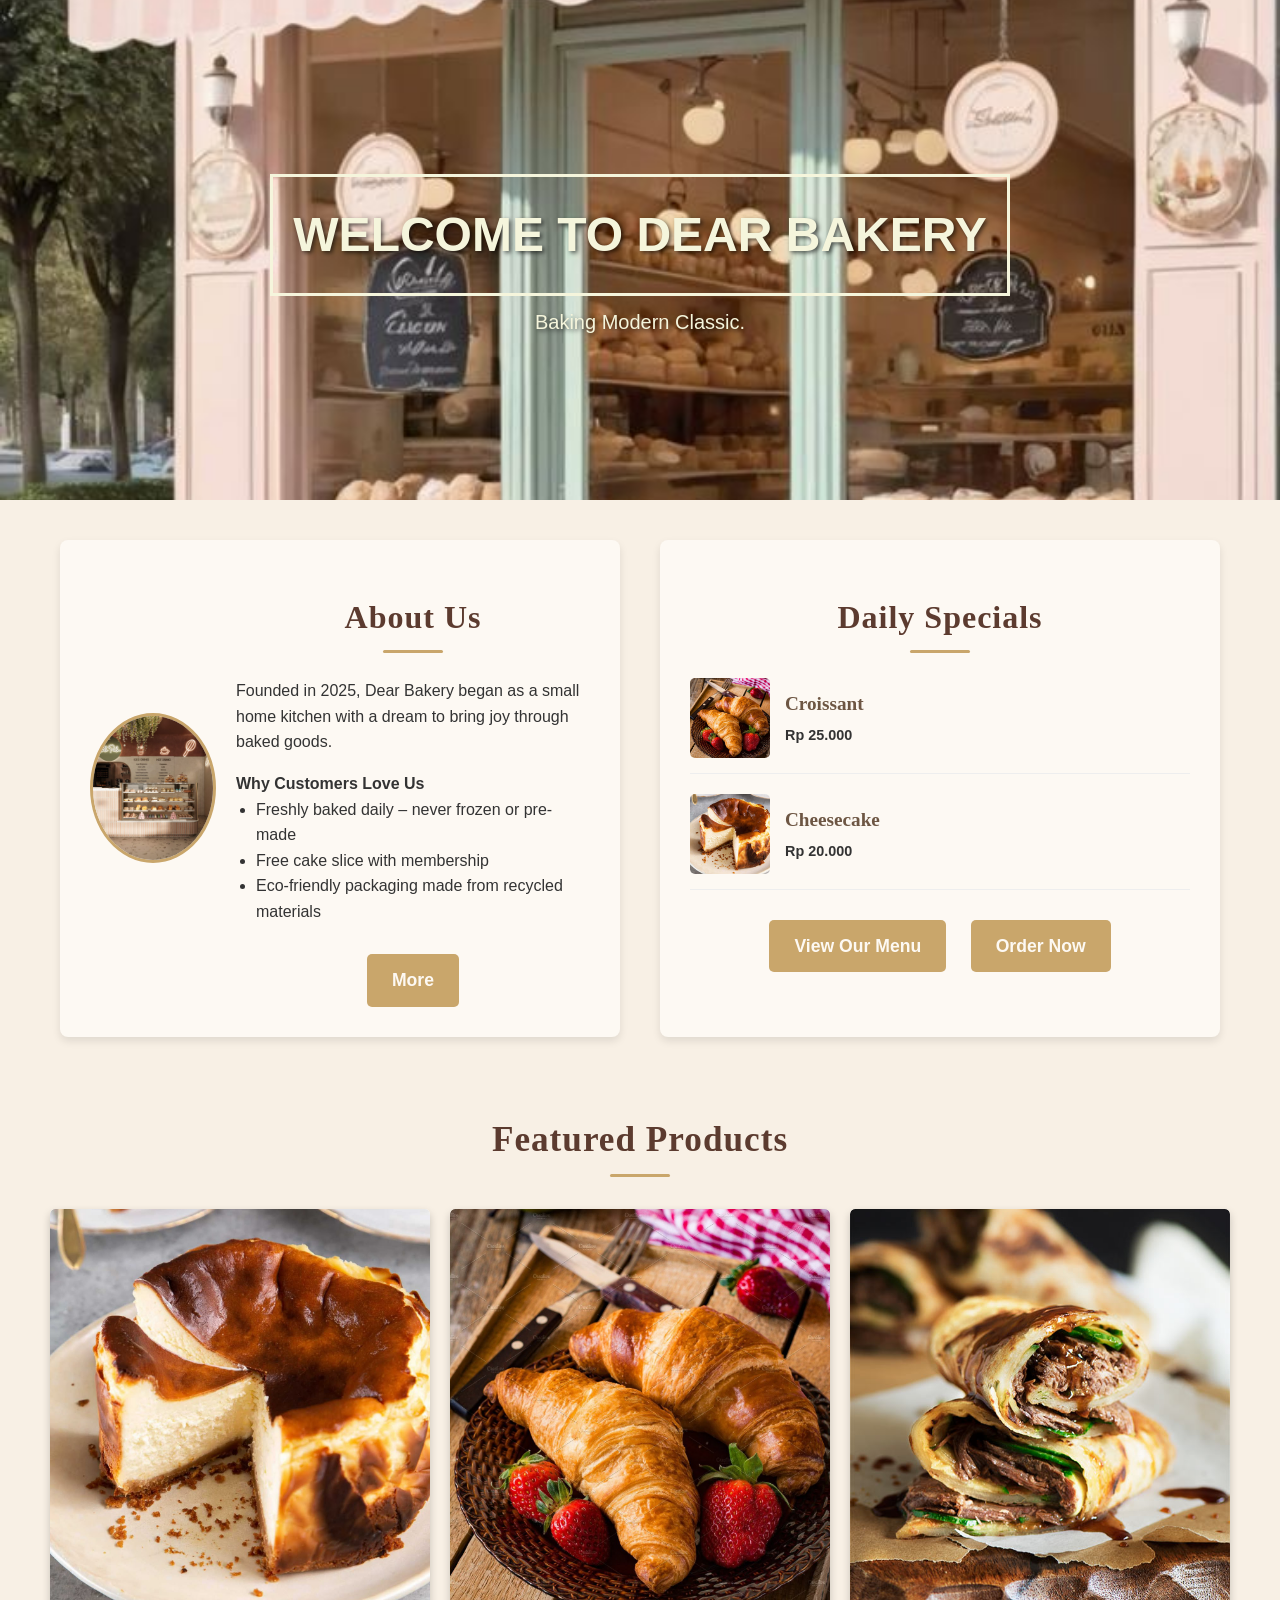
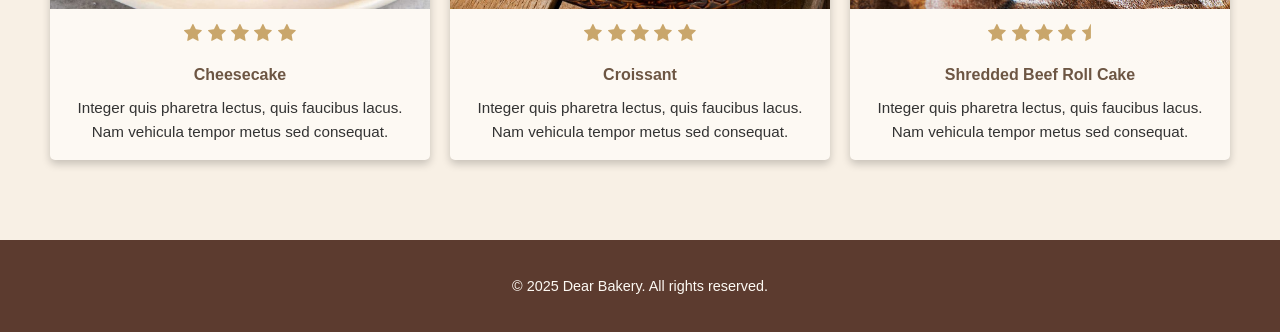
<file: home.html>
<!DOCTYPE html>
<html lang="en">
<head>
    <meta charset="UTF-8">
    <meta name="viewport" content="width=device-width, initial-scale=1.0">
    <title>Welcome to Dear Bakery</title>
    <link rel="stylesheet" href="style.css">
    <link rel="stylesheet" href="https://cdnjs.cloudflare.com/ajax/libs/font-awesome/4.7.0/css/font-awesome.min.css">
    <script src="https://code.jquery.com/jquery-3.6.0.min.js"></script>
    <style>
        body {
            padding: 0;
            cursor: url('data:image/svg+xml;utf8,<svg xmlns="http://www.w3.org/2000/svg" width="32" height="32" viewBox="0 0 32 32"><text y="24" font-size="24">🍪</text></svg>'), auto;
        }
        
        .top-section {
            height: 500px; 
            display: flex;
            flex-direction: column;
            justify-content: center;
            align-items: center;
            color: beige;
            text-shadow: 2px 2px 4px rgba(0,0,0,0.6);
            position: relative;
            transition: transform 0.1s ease;
        }
        
        .top-section h1 {
            border: 3px solid beige;
            padding: 20px;
            margin-bottom: 10px;
            transition: all 0.3s ease;
        }
        
        .top-section h1:hover {
            transform: scale(1.05);
            box-shadow: 0 0 20px rgba(245, 245, 220, 0.5);
        }
        
        .top-section p {
            font-size: 1.25rem;
            margin-top: 0;
            text-align: center;
        }
        
        .content-wrapper {
            max-width: 1200px;
            margin: 40px auto;
            padding: 0 20px;
            display: flex;
            justify-content: space-around;
            gap: 40px;
        }
        
        .about-section, .specials-section {
            background-color: #fdf9f3;
            padding: 30px;
            border-radius: 8px;
            box-shadow: 0 4px 8px rgba(0,0,0,0.1);
            flex: 1;
            min-width: 300px;
            transition: all 0.3s ease;
        }
        
        .about-section:hover, .specials-section:hover {
            transform: translateY(-5px);
            box-shadow: 0 8px 16px rgba(0,0,0,0.15);
        }
        
        .about-section {
            display: flex;
            align-items: center;
            gap: 20px;
        }
        
        .about-section img {
            width: 150px;
            height: 150px;
            border-radius: 50%;
            object-fit: cover;
            border: 3px solid #c9a66b;
            transition: transform 0.3s ease;
            cursor: pointer;
        }
        
        .about-section img:hover {
            transform: rotate(5deg) scale(1.1);
        }
        
        .about-section h2, .specials-section h2 {
            text-align: center;
            margin-bottom: 25px;
            font-size: 2em;
        }

        .special-item {
            display: flex;
            align-items: center;
            margin-bottom: 20px;
            gap: 15px;
            border-bottom: 1px solid #eee;
            padding-bottom: 15px;
            transition: all 0.3s ease;
            cursor: pointer;
        }
        
        .special-item:hover {
            background-color: #fff8f0;
            padding-left: 10px;
            border-radius: 5px;
        }
        
        .special-item:last-child {
            border-bottom: none;
            margin-bottom: 0;
            padding-bottom: 0;
        }
        
        .special-item img {
            width: 80px;
            height: 80px;
            object-fit: cover;
            border-radius: 5px;
            transition: transform 0.3s ease;
        }
        
        .special-item:hover img {
            transform: scale(1.15);
        }

        .item-details h3 {
            margin: 0;
            font-size: 1.2em;
            color: #6d5643;
        }
        
        .item-details p {
            margin: 5px 0 0;
            font-size: 0.9em;
        }

        .buttons-container {
            text-align: center;
            margin-top: 30px;
        }
        
        .btn {
            display: inline-block;
            text-decoration: none;
            border-radius: 5px;
            margin: 0 10px;
            transition: all 0.3s ease;
        }
        
        .btn:hover {
            transform: translateY(-3px) scale(1.05);
        }

        .bottom-section {
            max-width: 1200px;
            margin: 80px auto;
            padding: 0 10px;
            display: flex;
            flex-wrap: wrap;
            justify-content: space-between;
            gap: 20px;
        }
        
        .bottom-section h2 {
            width: 100%;
            margin: 0;
        }
        
        .review-card {
            background-color: #fdf9f3;
            border-radius: 5px;
            box-shadow: 0 4px 8px 0 rgba(0,0,0,0.2);
            transition: 0.3s;
            display: flex;
            flex-direction: column;
            flex: 1 1 30%;
            min-width: 260px;
            overflow: hidden;
            text-align: center;
            cursor: pointer;
        }
        
        .review-card img {
            display: block;
            width: 100%;
            height: 400px;
            object-fit: cover;
            transition: transform 0.3s ease;
        }
        
        .review-card:hover img {
            transform: scale(1.1);
        }
        
        .review-card h4 {
            margin: 8px 0;
            color: #6d5643;
        }
        
        .review-card p {
            margin: 6px 0;
            font-size: 0.95rem;
        }
        
        .review-card:hover {
            transform: translateY(-6px);
            box-shadow: 0 8px 16px 0 rgba(0,0,0,0.2);
        }
        
        .review-container {
            padding: 10px 12px;
        }
        
        .stars {
            color: #c9a66b;
        }
        
        footer {
            margin-top: 50px;
        }
        
        /* Keypress indicator */
        .keypress-indicator {
            position: fixed;
            top: 50%;
            left: 50%;
            transform: translate(-50%, -50%);
            background: rgba(92, 59, 47, 0.9);
            color: white;
            padding: 20px 40px;
            border-radius: 10px;
            font-size: 1.5em;
            opacity: 0;
            pointer-events: none;
            transition: opacity 0.3s;
            z-index: 1000;
        }
        
        .keypress-indicator.show {
            opacity: 1;
        }
    </style>
</head>
<body>
    <div class="keypress-indicator" id="keypressIndicator"></div>
    
    <div class="top-section">
        <h1>WELCOME TO DEAR BAKERY</h1>
        <p>Baking Modern Classic.</p>
    </div>

    <div class="content-wrapper">
        <section class="about-section">
            <img src="images/interior.jpg" alt="About Us Bakery Interior" id="aboutImage">
            <div>
                <h2>About Us</h2>
                <p>Founded in 2025, Dear Bakery began as a small home kitchen with a dream to bring joy through baked goods.</p>
                <p style="margin-bottom: 0; font-weight: bold;">Why Customers Love Us</p>
                <ul style="max-width: 700px; margin: 0 auto; padding-left: 20px; line-height: 1.6;">
                    <li>Freshly baked daily – never frozen or pre-made</li>
                    <li>Free cake slice with membership</li>
                    <li>Eco-friendly packaging made from recycled materials</li>
                </ul>
                <div class="buttons-container">
                    <a href="about.html" target="contentFrame" class="btn">More</a>
                </div>
            </div>
        </section>

        <section class="specials-section">
            <h2>Daily Specials</h2>
            <div class="special-item" data-item="croissant">
                <img src="images/croissant.jpg" alt="Croissant">
                <div class="item-details">
                    <h3>Croissant</h3>
                    <p style="font-weight: bold;">Rp 25.000</p>
                </div>
            </div>
            <div class="special-item" data-item="cheesecake">
                <img src="images/cheesecake.jpg" alt="cheesecake">
                <div class="item-details">
                    <h3>Cheesecake</h3>
                    <p style="font-weight: bold;">Rp 20.000</p>
                </div>
            </div>
            <div class="buttons-container">
                <a href="menu.html" target="contentFrame" class="btn">View Our Menu</a>
                <a href="order.html" target="contentFrame" class="btn">Order Now</a>
            </div>
        </section>
    </div>

    <div class="bottom-section">
        <h2>Featured Products</h2>

        <div class="review-card">
            <img src="images/cheesecake.jpg" alt="Cheesecake" style="border-radius: 5px 5px 0 0;">
            <div class="review-container">
                <div class="stars">
                    <i class="fa fa-star"></i>
                    <i class="fa fa-star"></i>
                    <i class="fa fa-star"></i>
                    <i class="fa fa-star"></i>
                    <i class="fa fa-star"></i>
                </div>
                <h4>Cheesecake</h4>
                <p>Integer quis pharetra lectus, quis faucibus lacus. Nam vehicula tempor metus sed consequat.</p>
            </div>
        </div>
        
        <div class="review-card">
            <img src="images/croissant.jpg" alt="Croissant" style="border-radius: 5px 5px 0 0;">
            <div class="review-container">
                <div class="stars">
                    <i class="fa fa-star"></i>
                    <i class="fa fa-star"></i>
                    <i class="fa fa-star"></i>
                    <i class="fa fa-star"></i>
                    <i class="fa fa-star"></i>
                </div>
                <h4>Croissant</h4>
                <p>Integer quis pharetra lectus, quis faucibus lacus. Nam vehicula tempor metus sed consequat.</p>
            </div>
        </div>
        
        <div class="review-card">
            <img src="images/beefrollcake.jpg" alt="Beef Roll Cake" style="border-radius: 5px 5px 0 0;">
            <div class="review-container">
                <div class="stars">
                    <i class="fa fa-star"></i>
                    <i class="fa fa-star"></i>
                    <i class="fa fa-star"></i>
                    <i class="fa fa-star"></i>
                    <i class="fa fa-star-half"></i>
                </div>
                <h4>Shredded Beef Roll Cake</h4>
                <p>Integer quis pharetra lectus, quis faucibus lacus. Nam vehicula tempor metus sed consequat.</p>
            </div>
        </div>
    </div>

    <footer>
        <p>&copy; 2025 Dear Bakery. All rights reserved.</p>
    </footer>

    <script>
        // ========================================
        // VANILLA JAVASCRIPT EVENTS
        // ========================================
        document.addEventListener('DOMContentLoaded', function() {
            const topSection = document.querySelector('.top-section');
            const specialItems = document.querySelectorAll('.special-item');
            const reviewCards = document.querySelectorAll('.review-card');
            const aboutImage = document.getElementById('aboutImage');
            const keypressIndicator = document.getElementById('keypressIndicator');

            // EVENT 1: MOUSEMOVE - Parallax effect on hero section
            document.addEventListener('mousemove', function(e) {
                const moveX = (e.clientX - window.innerWidth / 2) * 0.02;
                const moveY = (e.clientY - window.innerHeight / 2) * 0.02;
                topSection.style.transform = 'none';
                
                console.log('🖱️ Mousemove: X=' + e.clientX + ', Y=' + e.clientY);
            });

            // EVENT 2: CLICK - Special items interaction
            specialItems.forEach(item => {
                item.addEventListener('click', function() {
                    const itemName = this.getAttribute('data-item');
                    console.log('🖱️ Click event (Vanilla JS): ' + itemName + ' selected');
                    
                    this.style.backgroundColor = '#fff8e1';
                    setTimeout(() => {
                        this.style.backgroundColor = '';
                    }, 500);
                });
            });

            // EVENT 3: KEYPRESS - Quick navigation
            let keypressTimer;
            document.addEventListener('keypress', function(e) {
                console.log('⌨️ Keypress event (Vanilla JS): ' + e.key);
                
                keypressIndicator.textContent = 'Key pressed: ' + e.key.toUpperCase();
                keypressIndicator.classList.add('show');
                
                clearTimeout(keypressTimer);
                keypressTimer = setTimeout(() => {
                    keypressIndicator.classList.remove('show');
                }, 1000);
            });

            // EVENT 4: FOCUS - About image focus effect
            aboutImage.setAttribute('tabindex', '0');
            aboutImage.addEventListener('focus', function() {
                console.log('🎯 Focus event (Vanilla JS): About image focused');
                this.style.boxShadow = '0 0 20px rgba(201, 166, 107, 0.8)';
            });

            aboutImage.addEventListener('blur', function() {
                this.style.boxShadow = '';
            });

            // EVENT 5: CHANGE - Review card interaction
            reviewCards.forEach((card, index) => {
                card.addEventListener('mouseenter', function() {
                    console.log('🔄 Change event (Vanilla JS): Review card ' + (index + 1) + ' hovered');
                });
            });
        });

        // ========================================
        // JQUERY EVENTS
        // ========================================
        $(document).ready(function() {
            console.log('✅ Home Page - jQuery Loaded!');

            // jQuery CLICK event - Review cards
            $('.review-card').on('click', function() {
                const productName = $(this).find('h4').text();
                console.log('🖱️ Click event (jQuery): ' + productName + ' card clicked');
                
                $(this).css('transform', 'scale(0.95)');
                setTimeout(() => {
                    $(this).css('transform', '');
                }, 200);
            });

            // jQuery MOUSEMOVE - Content wrapper parallax
            $('.content-wrapper').on('mousemove', function(e) {
                const x = e.pageX - $(this).offset().left;
                const y = e.pageY - $(this).offset().top;
                
                $('.about-section, .specials-section').css({
                    'transform': `translate(${x * 0.01}px, ${y * 0.01}px)`
                });
            });

            // jQuery FOCUS - Input-like behavior simulation
            $('.btn').on('focus', function() {
                console.log('🎯 Focus event (jQuery): Button focused - ' + $(this).text());
                $(this).css({
                    'outline': '2px solid #c9a66b',
                    'outline-offset': '3px'
                });
            }).on('blur', function() {
                $(this).css('outline', 'none');
            });

            // jQuery CHANGE - Star rating hover effect
            $('.stars').hover(
                function() {
                    console.log('🔄 Change event (jQuery): Stars hovered');
                    $(this).css('transform', 'scale(1.2)');
                },
                function() {
                    $(this).css('transform', 'scale(1)');
                }
            );

            // jQuery KEYPRESS - Search simulation
            let searchBuffer = '';
            let searchTimer;
            
            $(document).on('keypress', function(e) {
                if (e.key.match(/[a-zA-Z]/)) {
                    searchBuffer += e.key;
                    console.log('⌨️ Keypress event (jQuery): Search buffer = ' + searchBuffer);
                    
                    clearTimeout(searchTimer);
                    searchTimer = setTimeout(() => {
                        searchBuffer = '';
                    }, 2000);
                }
            });

            // Smooth scroll to sections
            $('.btn').on('click', function(e) {
                $('html, body').animate({
                    scrollTop: 0
                }, 300);
            });
        });
    </script>
</body>
</html>
</file>
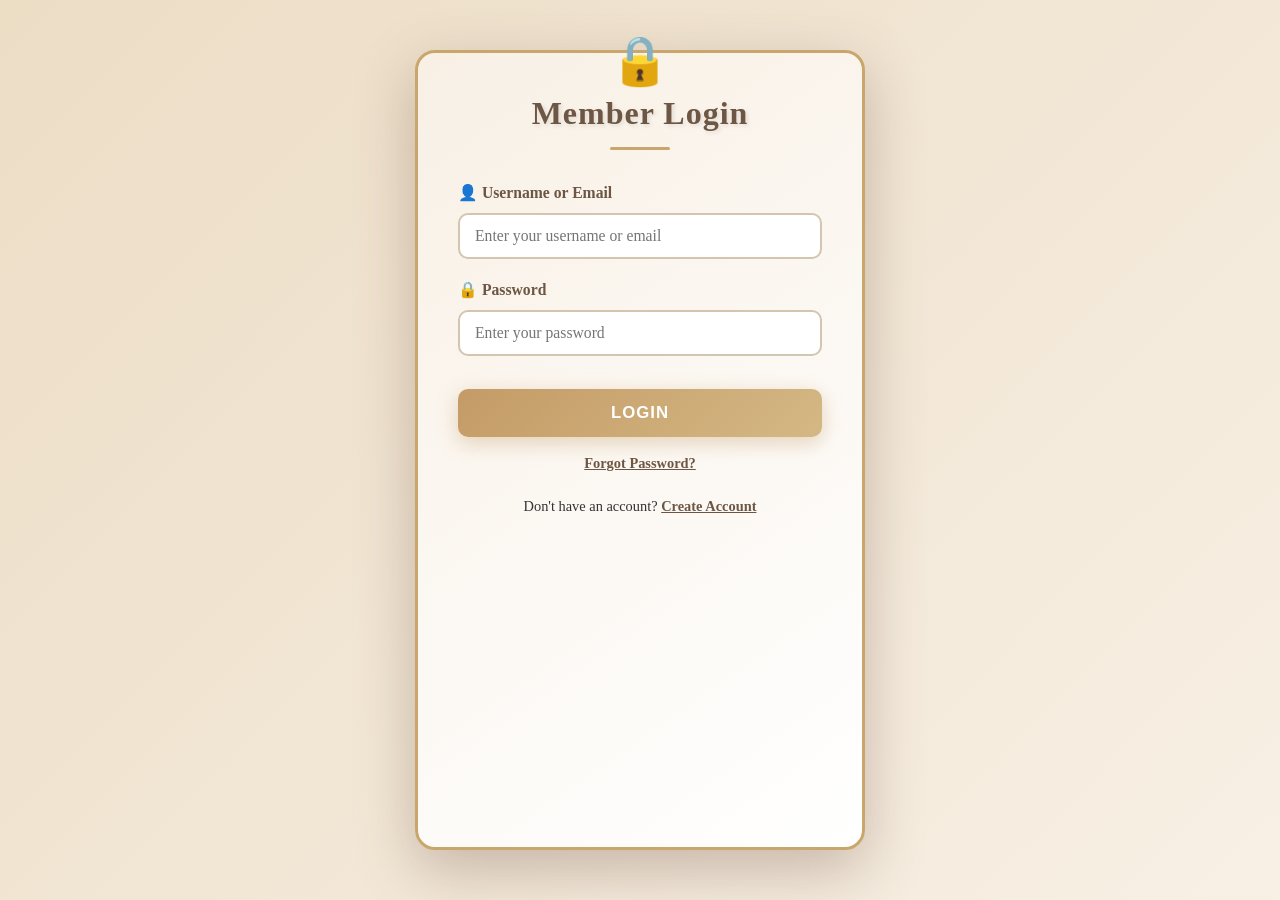
<file: login.html>
<!DOCTYPE html>
<html lang="en">
<head>
    <meta charset="UTF-8">
    <meta name="viewport" content="width=device-width, initial-scale=1.0">
    <title>Login - Dear Bakery</title>
    <link rel="stylesheet" href="style.css">    
    <script src="https://code.jquery.com/jquery-3.6.0.min.js"></script>

    <style>
        * {
            margin: 0;
            padding: 0;
            box-sizing: border-box;
        }

        body {
            background: linear-gradient(135deg, #ecddc5 0%, #f8f0e5 100%);
            display: flex;
            justify-content: center;
            min-height: 100vh;
            overflow-y: auto;
            cursor: url("data:image/svg+xml;utf8,<svg xmlns='http://www.w3.org/2000/svg' width='40' height='40' viewBox='0 0 100 100'><text y='90' font-size='90'>🧁</text></svg>") 15 15, auto;
            perspective: 1000px;
            font-family: 'Georgia', serif;
            padding: 50px 20px;
        }
        
        /* Bakery Emoji Rain Background */
        #bakery-field {
            position: fixed;
            top: 0;
            left: 0;
            width: 100%;
            height: 100%;
            pointer-events: none;
            z-index: 1;
            overflow: hidden;
        }

        .bakery-emoji {
            position: absolute;
            font-size: 2.5rem;
            opacity: 0;
            pointer-events: none;
            user-select: none;
            will-change: transform, opacity;
            text-shadow: 0 4px 8px rgba(0, 0, 0, 0.2);
            animation: rain-fall-smooth linear infinite;
        }

        @keyframes rain-fall-smooth {
            0% {
                top: -10%;
                opacity: 0;
                transform: translateX(0) rotate(0deg) scale(0.5);
            }
            5% {
                opacity: 0.7;
                transform: translateX(calc(var(--drift) * 0.05)) rotate(18deg) scale(1);
            }
            95% {
                opacity: 0.7;
                transform: translateX(calc(var(--drift) * 0.95)) rotate(342deg) scale(1);
            }
            100% {
                top: 110%;
                opacity: 0;
                transform: translateX(var(--drift)) rotate(360deg) scale(0.5);
            }
        }

        .login-container {
            background: linear-gradient(145deg, #f8f0e5, #ffffff);
            padding: 40px;
            border-radius: 20px;
            box-shadow: 0 20px 60px rgba(92, 59, 47, 0.3);
            width: 100%;
            max-width: 450px;
            text-align: center;
            transition: transform 0.2s cubic-bezier(0.25, 0.46, 0.45, 0.94);
            position: relative;
            z-index: 10;
            border: 3px solid #c9a66b;
        }

        .login-container::before {
            content: '🔒';
            position: absolute;
            top: -30px;
            left: 50%;
            transform: translateX(-50%);
            font-size: 3rem;
            animation: bounce 2s ease-in-out infinite;
        }

        @keyframes bounce {
            0%, 100% { transform: translateX(-50%) translateY(0); }
            50% { transform: translateX(-50%) translateY(-10px); }
        }

        h2 {
            margin-bottom: 30px;
            color: #6d5643;
            font-size: 2rem;
            transition: all 0.3s ease;
            text-shadow: 2px 2px 4px rgba(0, 0, 0, 0.1);
        }

        h2:hover {
            transform: scale(1.05);
            color: #c9a66b;
            text-shadow: 0 0 15px rgba(201, 166, 107, 0.5);
        }

        .form-group {
            margin-bottom: 18px;
        }

        .form-group label {
            display: block;
            margin-bottom: 8px;
            font-weight: 600;
            color: #6d5643;
            font-size: 0.98rem;
        }

        .form-group input {
            width: 100%;
            padding: 12px 15px;
            border: 2px solid #d4c5b0;
            border-radius: 10px;
            font-size: 0.98rem;
            transition: all 0.3s ease;
            background-color: #fff;
            font-family: 'Georgia', serif;
        }

        .form-group input:focus {
            outline: none;
            border-color: #c49b66;
            background-color: #fff7ec;
            box-shadow: 0 0 0 4px rgba(196, 155, 102, 0.2);
            transform: scale(1.01);
        }

        .login-button {
            width: 100%;
            padding: 14px;
            background: linear-gradient(135deg, #c49b66, #d4b884);
            color: white;
            border: none;
            border-radius: 10px;
            font-size: 1.05rem;
            font-weight: 600;
            cursor: pointer;
            transition: all 0.3s ease;
            box-shadow: 0 6px 20px rgba(196, 155, 102, 0.4);
            text-transform: uppercase;
            letter-spacing: 1px;
            margin-top: 15px;
        }

        .login-button:hover {
            background: linear-gradient(135deg, #b38850, #c9a66b);
            transform: translateY(-3px);
            box-shadow: 0 10px 30px rgba(196, 155, 102, 0.5);
        }

        .forgot-password {
            margin-top: 15px;
            font-size: 0.9em;
        }

        .forgot-password a {
            color: #6d5643; 
            text-decoration: underline; 
            font-weight: bold;
            transition: all 0.3s ease;
        }

        .forgot-password a:hover {
            color: #c49b66;
            text-decoration: none;
        }
    </style>
</head>
<body>
    <div id="bakery-field"></div>

    <div class="login-container">
        <h2>Member Login</h2>

        <form action="#" method="POST">
            <div class="form-group">
                <label for="username">👤 Username or Email</label>
                <input type="text" id="username" name="username" required placeholder="Enter your username or email">
            </div>
            <div class="form-group">
                <label for="password">🔒 Password</label>
                <input type="password" id="password" name="password" required placeholder="Enter your password">
            </div>
            <button type="submit" class="login-button">Login</button>
        </form>
        
        <p class="forgot-password">
            <a href="forgotpassword.html">Forgot Password?</a>
        </p>

        <p class="forgot-password" style="margin-top: 20px;">
            Don't have an account? 
            <a href="register.html" target="contentFrame">
                Create Account
            </a>
        </p>
    </div>

    <script>
        // ========================================
        // VANILLA JAVASCRIPT EVENTS (LOGIN)
        // ========================================
        document.addEventListener('DOMContentLoaded', () => {
            const bakeryField = document.getElementById('bakery-field');
            const loginContainer = document.querySelector('.login-container');
            
            const bakeryEmojis = ['🍪', '🍩', '🍰', '🥐', '🍞', '🥖', '🧁', '🥯', '🥨', '🍮'];

            // Create continuously raining bakery emojis with smooth appearance
            function createRainingEmoji() {
                const emoji = document.createElement('div');
                emoji.className = 'bakery-emoji';
                emoji.textContent = bakeryEmojis[Math.floor(Math.random() * bakeryEmojis.length)];

                // Random horizontal position
                emoji.style.left = Math.random() * 100 + '%';
                
                // Random drift amount for horizontal movement
                const drift = (Math.random() - 0.5) * 100 + 'px';
                emoji.style.setProperty('--drift', drift);
                
                // Random animation duration (speed) - slower for smoother effect
                const duration = Math.random() * 4 + 6; // 6-10 seconds (slower)
                emoji.style.animationDuration = duration + 's';
                
                // No delay - smooth continuous flow
                emoji.style.animationDelay = '0s';
                
                // Random size
                emoji.style.fontSize = (Math.random() * 1.5 + 2) + 'rem';

                bakeryField.appendChild(emoji);

                // Remove emoji after animation completes
                setTimeout(() => {
                    emoji.remove();
                }, duration * 1000);
            }

            // Create initial batch with staggered timing for smooth start
            for (let i = 0; i < 20; i++) {
                setTimeout(() => createRainingEmoji(), i * 200);
            }

            // Continuously create new falling emojis - more frequent for seamless flow
            setInterval(() => {
                createRainingEmoji();
            }, 600);

            // EVENT: MOUSEMOVE - very subtle parallax effect
            let currentX = 0;
            let currentY = 0;
            let targetX = 0;
            let targetY = 0;

            document.addEventListener('mousemove', (event) => {
                targetX = (event.clientX - window.innerWidth / 2) * 0.003;
                targetY = (event.clientY - window.innerHeight / 2) * 0.003;
            });

            // Smooth animation loop using requestAnimationFrame
            function smoothParallax() {
                currentX += (targetX - currentX) * 0.1; // Smooth interpolation
                currentY += (targetY - currentY) * 0.1;
                
                loginContainer.style.transform =
                    `translate(${currentX}px, ${currentY}px) rotateY(${currentX * 0.05}deg) rotateX(${-currentY * 0.05}deg)`;
                
                requestAnimationFrame(smoothParallax);
            }
            smoothParallax();

            // EVENT: SUBMIT - form submission with alert
            const loginForm = document.querySelector('form');
            loginForm.addEventListener('submit', function(e) {
                e.preventDefault();
                
                const username = document.getElementById('username').value.trim();
                const password = document.getElementById('password').value;

                if (!username || !password) {
                    alert('❌ Please fill in all fields!');
                    return;
                }

                // Success alert
                alert('✅ Login successful!\nWelcome back to Dear Bakery! 🧁🎉');
                
                // Optional: Reset form after successful login
                this.reset();
            });
        });

        // ========================================
        // JQUERY EVENTS (LOGIN)
        // ========================================
        $(document).ready(function () {
            console.log('✅ Login Page - jQuery Loaded!');

            // jQuery CLICK - heading & links
            $('h2').on('click', function () {
                $(this).css({
                    'transform': 'scale(1.15) rotate(3deg)',
                    'color': '#c9a66b'
                });
                setTimeout(() => {
                    $(this).css({
                        'transform': 'scale(1) rotate(0deg)',
                        'color': '#6d5643'
                    });
                }, 300);
            });

            $('.forgot-password a').on('click', function () {
                $(this).css('transform', 'scale(0.95)');
                setTimeout(() => {
                    $(this).css('transform', 'scale(1)');
                }, 120);
            });
            
            // Button hover enhancement
            $('.login-button').hover(
                function () {
                    $(this).css({
                        'box-shadow': '0 12px 40px rgba(196, 155, 102, 0.6)',
                        'letter-spacing': '2px'
                    });
                },
                function () {
                    $(this).css({
                        'box-shadow': '0 6px 20px rgba(196, 155, 102, 0.4)',
                        'letter-spacing': '1px'
                    });
                }
            );

            // Container entrance animation
            $('.login-container').css('opacity', '0').css('transform', 'scale(0.8)');
            setTimeout(() => {
                $('.login-container').animate({ opacity: 1 }, 500);
                $('.login-container').css('transform', 'scale(1)');
            }, 100);
        });
    </script>
</body>
</html>
</file>
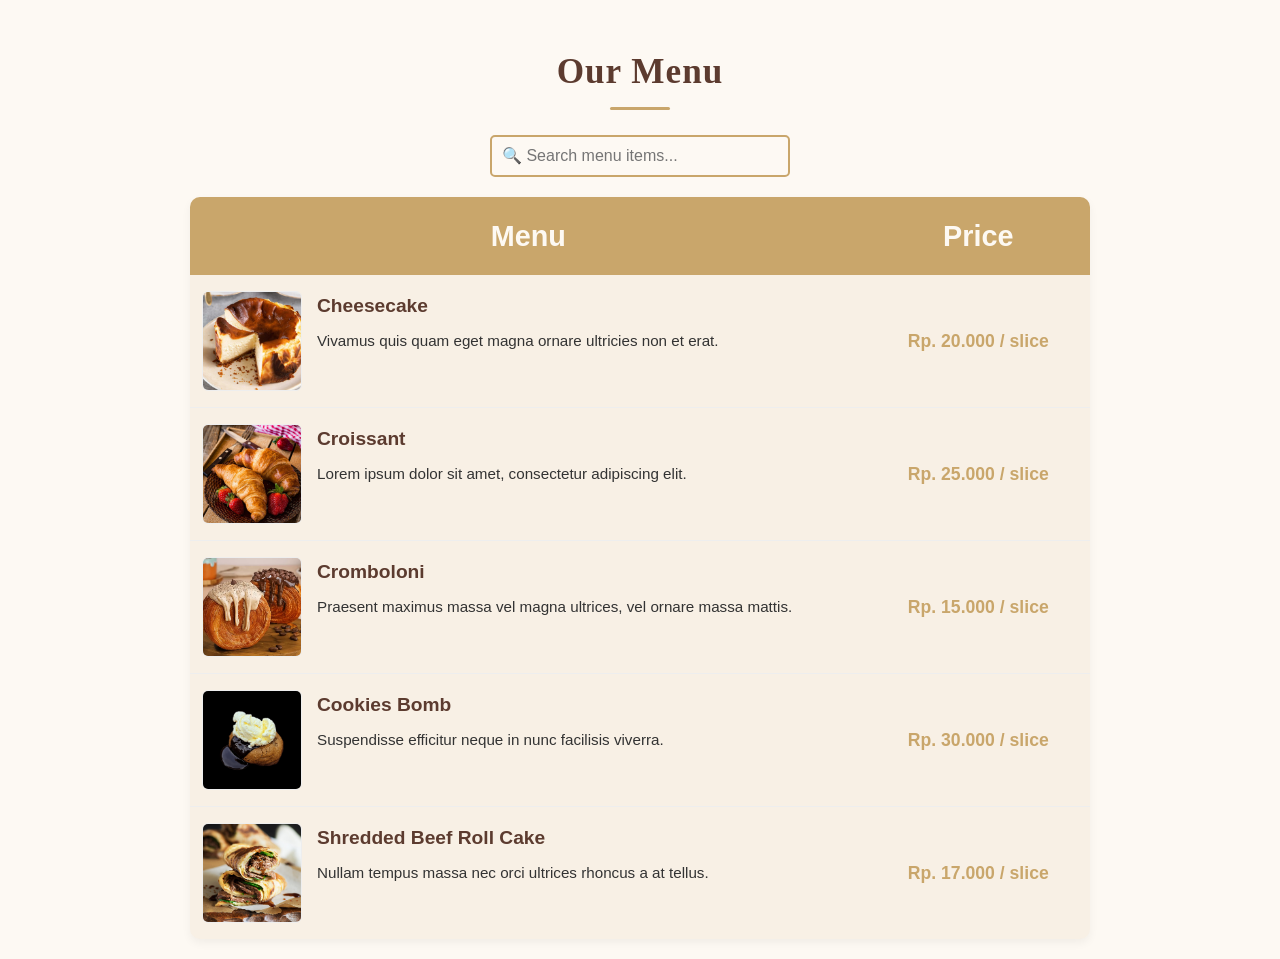
<file: menu.html>
<!-- MENU.HTML -->
<!DOCTYPE html>
<html lang="en">
<head>
    <meta charset="UTF-8">
    <meta name="viewport" content="width=device-width, initial-scale=1.0">
    <title>Menu - Dear Bakery</title>
    <link rel="stylesheet" href="style.css">
    <script src="https://code.jquery.com/jquery-3.6.0.min.js"></script>
    <style>
        body {
            background-color: #fdf9f3;
            cursor: url('data:image/svg+xml;utf8,<svg xmlns="http://www.w3.org/2000/svg" width="32" height="32" viewBox="0 0 32 32"><text y="24" font-size="24">🍰</text></svg>'), auto;
        }

        h2 {
            text-align: center;
            margin-bottom: 25px;
            position: relative;
            transition: transform 0.3s ease;
        }
        
        h2:hover {
            transform: scale(1.05);
        }

        table {
            background-color: #f8f0e5;
            width: 100%;
            max-width: 900px;
            margin: 0 auto;
            border-collapse: collapse;
            box-shadow: 0 4px 10px rgba(0,0,0,0.05);
            border-radius: 10px;
            overflow: hidden;
        }
        
        th {
            background-color: #c9a66b;
            color: #fdf9f3;
            padding: 16px 12px;
            text-align: center;
            font-size: 1.8rem;
            font-weight: bold;
        }
        
        td {
            padding: 16px 12px;
            border-bottom: 1px solid #eee;
            transition: all 0.3s ease;
        }
        
        tr:last-child td {
            border-bottom: none;
        }
        
        tr:hover {
            background-color: #fff8f0;
            transform: scale(1.02);
        }
        
        tr {
            cursor: pointer;
            transition: all 0.3s ease;
        }
        
        .item-image {
            width: 100px;
            height: 100px;
            object-fit: cover;
            border-radius: 6px;
            float: left;
            margin-right: 15px;
            border: 1px solid #eee;
            transition: transform 0.3s ease;
        }
        
        tr:hover .item-image {
            transform: rotate(5deg) scale(1.1);
        }
        
        .item-name {
            font-weight: bold;
            font-size: 1.2rem;
            margin: 0 0 8px 0;
            color: #5c3b2f;
        }
        
        .item-desc {
            margin: 0;
            color: #333;
            font-size: 0.95rem;
            line-height: 1.4;
        }
        
        .price {
            font-weight: bold;
            color: #c9a66b;
            font-size: 1.1rem;
            text-align: center;
        }
        
        .search-box {
            max-width: 900px;
            margin: 0 auto 20px;
            text-align: center;
        }
        
        .search-box input {
            width: 300px;
            padding: 10px;
            border: 2px solid #c9a66b;
            border-radius: 5px;
            font-size: 1rem;
        }
        
        .search-box input:focus {
            outline: none;
            box-shadow: 0 0 10px rgba(201, 166, 107, 0.5);
        }

        @media (max-width: 600px) {
            .item-image {
                width: 80px;
                height: 80px;
            }
            th, td {
                padding: 12px 8px;
                font-size: 0.95rem;
            }
            .price {
                font-size: 1rem;
            }
        }
    </style>
</head>
<body>
    <h2>Our Menu</h2>
    
    <div class="search-box">
        <input type="text" id="menuSearch" placeholder="🔍 Search menu items...">
    </div>

    <table>
        <thead>
            <tr>
                <th>Menu</th>
                <th>Price</th>
            </tr>
        </thead>
        <tbody>
            <tr data-item="cheesecake">
                <td>
                    <img src="images/cheesecake.jpg" alt="Cheesecake" class="item-image">
                    <p class="item-name">Cheesecake</p>
                    <p class="item-desc">Vivamus quis quam eget magna ornare ultricies non et erat.</p>
                </td>
                <td class="price">Rp. 20.000 / slice</td>
            </tr>
            <tr data-item="croissant">
                <td>
                    <img src="images/croissant.jpg" alt="Croissant" class="item-image">
                    <p class="item-name">Croissant</p>
                    <p class="item-desc">Lorem ipsum dolor sit amet, consectetur adipiscing elit.</p>
                </td>
                <td class="price">Rp. 25.000 / slice</td>
            </tr>
            <tr data-item="cromboloni">
                <td>
                    <img src="images/cromboloni.jpg" alt="Cromboloni" class="item-image">
                    <p class="item-name">Cromboloni</p>
                    <p class="item-desc">Praesent maximus massa vel magna ultrices, vel ornare massa mattis.</p>
                </td>
                <td class="price">Rp. 15.000 / slice</td>
            </tr>
            <tr data-item="cookie-bomb">
                <td>
                    <img src="images/cookie_bomb.jpg" alt="Cookies Bomb" class="item-image">
                    <p class="item-name">Cookies Bomb</p>
                    <p class="item-desc">Suspendisse efficitur neque in nunc facilisis viverra.</p>
                </td>
                <td class="price">Rp. 30.000 / slice</td>
            </tr>
            <tr data-item="beef-roll">
                <td>
                    <img src="images/beefrollcake.jpg" alt="Shredded Beef Roll Cake" class="item-image">
                    <p class="item-name">Shredded Beef Roll Cake</p>
                    <p class="item-desc">Nullam tempus massa nec orci ultrices rhoncus a at tellus.</p>
                </td>
                <td class="price">Rp. 17.000 / slice</td>
            </tr>
        </tbody>
    </table>

    <script>
        // ========================================
        // VANILLA JAVASCRIPT EVENTS
        // ========================================
        document.addEventListener('DOMContentLoaded', function() {
            const menuRows = document.querySelectorAll('tbody tr');
            const searchInput = document.getElementById('menuSearch');
            const table = document.querySelector('table');

            // EVENT 1: MOUSEMOVE - Table tilt effect
            table.addEventListener('mousemove', function(e) {
                const rect = this.getBoundingClientRect();
                const x = e.clientX - rect.left;
                const y = e.clientY - rect.top;
                
                const centerX = rect.width / 2;
                const centerY = rect.height / 2;
                
                const rotateX = (y - centerY) / 50;
                const rotateY = (centerX - x) / 50;
                
                this.style.transform = `perspective(1000px) rotateX(${rotateX}deg) rotateY(${rotateY}deg)`;
                
                console.log('🖱️ Mousemove: Table tilt effect');
            });

            table.addEventListener('mouseleave', function() {
                this.style.transform = 'perspective(1000px) rotateX(0) rotateY(0)';
            });

            // EVENT 2: CLICK - Menu item selection
            menuRows.forEach(row => {
                row.addEventListener('click', function() {
                    const itemName = this.querySelector('.item-name').textContent;
                    const price = this.querySelector('.price').textContent;
                    
                    console.log('🖱️ Click event (Vanilla JS): Selected ' + itemName);
                    alert('Selected: ' + itemName + '\nPrice: ' + price);
                    
                    this.style.backgroundColor = '#c9a66b';
                    this.style.color = 'white';
                    
                    setTimeout(() => {
                        this.style.backgroundColor = '';
                        this.style.color = '';
                    }, 1000);
                });
            });

            // EVENT 3: KEYPRESS - Search functionality
            searchInput.addEventListener('keypress', function(e) {
                console.log('⌨️ Keypress event (Vanilla JS): ' + e.key);
                
                if (e.key === 'Enter') {
                    const searchTerm = this.value.toLowerCase();
                    console.log('🔍 Searching for: ' + searchTerm);
                    
                    menuRows.forEach(row => {
                        const itemName = row.querySelector('.item-name').textContent.toLowerCase();
                        const itemDesc = row.querySelector('.item-desc').textContent.toLowerCase();
                        
                        if (itemName.includes(searchTerm) || itemDesc.includes(searchTerm)) {
                            row.style.display = '';
                            row.style.backgroundColor = '#fff8e1';
                        } else {
                            row.style.display = 'none';
                        }
                    });
                }
            });

            // EVENT 4: FOCUS - Search input focus
            searchInput.addEventListener('focus', function() {
                console.log('🎯 Focus event (Vanilla JS): Search input focused');
                this.style.border = '3px solid #c9a66b';
                this.style.transform = 'scale(1.05)';
            });

            searchInput.addEventListener('blur', function() {
                this.style.border = '2px solid #c9a66b';
                this.style.transform = 'scale(1)';
            });

            // EVENT 5: CHANGE - Search input change
            searchInput.addEventListener('change', function() {
                console.log('🔄 Change event (Vanilla JS): Search value changed to: ' + this.value);
            });
        });

        // ========================================
        // JQUERY EVENTS
        // ========================================
        $(document).ready(function() {
            console.log('✅ Menu Page - jQuery Loaded!');

            // jQuery CLICK - Price highlighting
            $('.price').on('click', function(e) {
                e.stopPropagation();
                console.log('🖱️ Click event (jQuery): Price clicked');
                
                $(this).css({
                    'font-size': '1.4rem',
                    'color': '#e74c3c'
                });
                
                setTimeout(() => {
                    $(this).css({
                        'font-size': '1.1rem',
                        'color': '#c9a66b'
                    });
                }, 500);
            });

            // jQuery MOUSEMOVE - Image rotation
            $('.item-image').on('mousemove', function(e) {
                const offset = $(this).offset();
                const x = e.pageX - offset.left;
                const y = e.pageY - offset.top;
                
                const centerX = $(this).width() / 2;
                const centerY = $(this).height() / 2;
                
                const rotateX = (y - centerY) / 5;
                const rotateY = (centerX - x) / 5;
                
                $(this).css('transform', `rotate(5deg) scale(1.1) rotateX(${rotateX}deg) rotateY(${rotateY}deg)`);
            });

            $('.item-image').on('mouseleave', function() {
                $(this).css('transform', '');
            });

            // jQuery KEYPRESS - Quick filter
            $('#menuSearch').on('keyup', function() {
                const value = $(this).val().toLowerCase();
                console.log('⌨️ Keypress event (jQuery): Filtering with: ' + value);
                
                if (value === '') {
                    $('tbody tr').show().css('background-color', '');
                } else {
                    $('tbody tr').each(function() {
                        const text = $(this).text().toLowerCase();
                        if (text.includes(value)) {
                            $(this).show();
                        } else {
                            $(this).hide();
                        }
                    });
                }
            });

            // jQuery FOCUS - Header animation
            $('h2').hover(
                function() {
                    $(this).css({
                        'transform': 'scale(1.1) rotate(2deg)',
                        'color': '#c9a66b'
                    });
                },
                function() {
                    $(this).css({
                        'transform': 'scale(1) rotate(0)',
                        'color': '#5c3b2f'
                    });
                }
            );

            // jQuery CHANGE - Row selection tracking
            let selectedItems = [];
            $('tbody tr').on('dblclick', function() {
                const itemName = $(this).find('.item-name').text();
                console.log('🔄 Change event (jQuery): Double-clicked ' + itemName);
                
                if (!selectedItems.includes(itemName)) {
                    selectedItems.push(itemName);
                    $(this).css('border-left', '5px solid #c9a66b');
                } else {
                    selectedItems = selectedItems.filter(i => i !== itemName);
                    $(this).css('border-left', 'none');
                }
                
                console.log('Selected items:', selectedItems);
            });
        });
    </script>
</body>
</html>
</file>
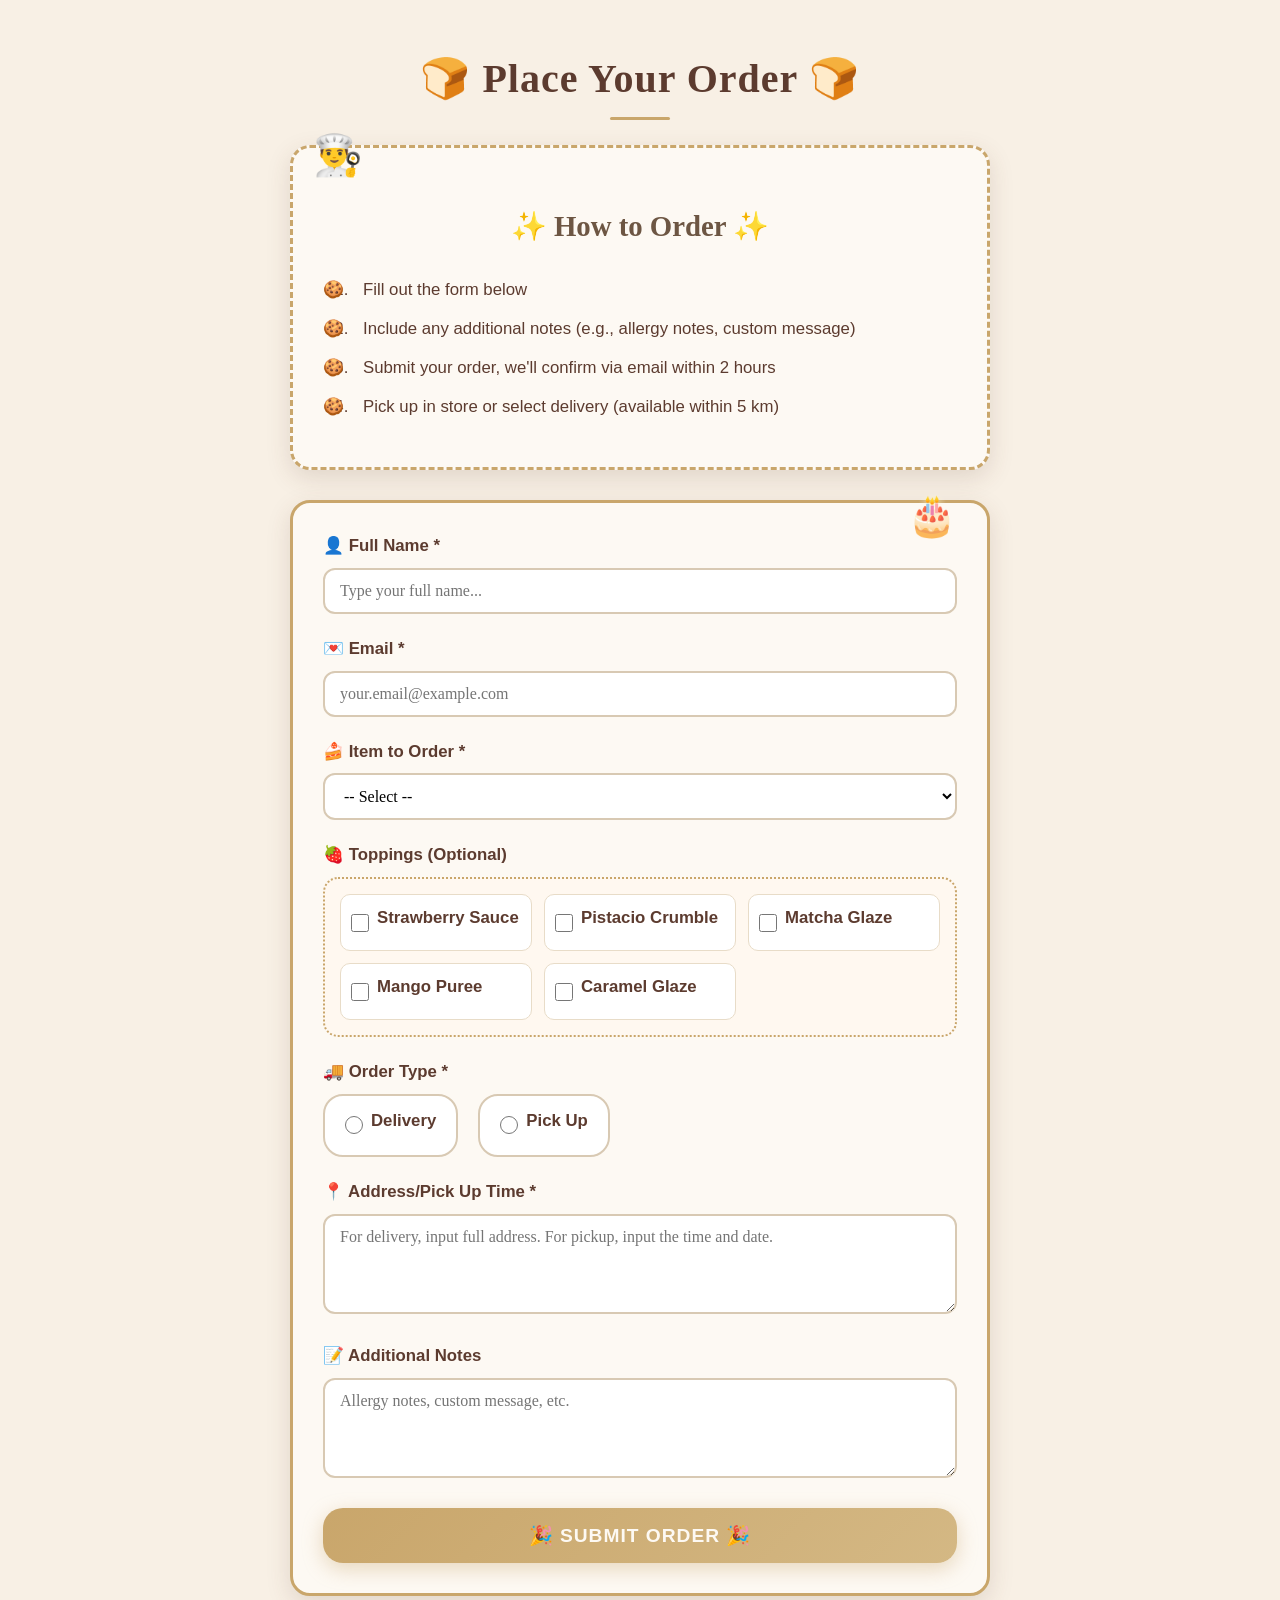
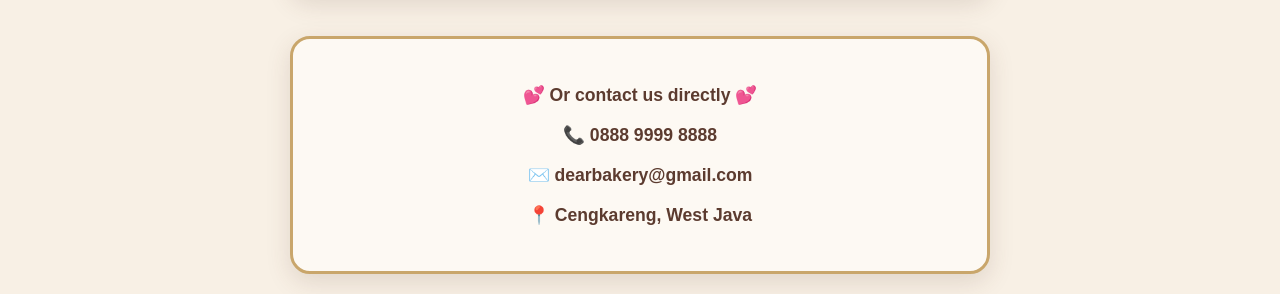
<file: order.html>
<!DOCTYPE html>
<html lang="en">
<head>
    <meta charset="UTF-8">
    <meta name="viewport" content="width=device-width, initial-scale=1.0">
    <title>Order - Dear Bakery</title>
    <link rel="stylesheet" href="style.css">
    <script src="https://code.jquery.com/jquery-3.6.0.min.js"></script>
    <style>
        body {
            background-color: #f8f0e5;
            cursor: url('data:image/svg+xml;utf8,<svg xmlns="http://www.w3.org/2000/svg" width="32" height="32" viewBox="0 0 32 32"><text y="24" font-size="24">🍰</text></svg>'), auto;
        }
    
        h2 {
            text-align: center;
            margin-bottom: 25px;
            position: relative;
            font-size: 2.5rem;
            color: #5c3b2f;
            animation: bounceIn 1s ease;
            transition: all 0.3s ease;
        }
        
        h2:hover {
            transform: scale(1.05);
            color: #c9a66b;
        }

        @keyframes bounceIn {
            0% { transform: scale(0); opacity: 0; }
            50% { transform: scale(1.1); }
            100% { transform: scale(1); opacity: 1; }
        }

        @keyframes float {
            0%, 100% { transform: translateY(0px); }
            50% { transform: translateY(-8px); }
        }
     
        h3 {
            margin: 25px 0 20px;
            padding-bottom: 8px;
            color: #6d5643;
            font-size: 1.8rem;
            text-align: center;
        }

        h3::before { content: "✨ "; }
        h3::after { content: " ✨"; }

        .instructions {
            max-width: 700px;
            margin: 0 auto 30px;
            background: #fdf9f3;
            padding: 30px;
            border-radius: 20px;
            border: 3px dashed #c9a66b;
            box-shadow: 0 8px 25px rgba(92, 59, 47, 0.15);
            animation: float 4s ease-in-out infinite;
            position: relative;
            transition: all 0.3s ease;
        }
        
        .instructions:hover {
            box-shadow: 0 12px 35px rgba(92, 59, 47, 0.2);
        }

        .instructions::before {
            content: "👨‍🍳";
            position: absolute;
            top: -25px;
            left: 20px;
            font-size: 2.5rem;
        }

        .instructions ol {
            padding-left: 30px;
        }
        
        .instructions li {
            margin-bottom: 12px;
            font-size: 1.05rem;
            color: #5c3b2f;
            position: relative;
            padding-left: 10px;
            cursor: pointer;
            transition: all 0.3s ease;
        }
        
        .instructions li:hover {
            color: #c9a66b;
            transform: translateX(5px);
        }

        .instructions li::before {
            content: "🍪";
            position: absolute;
            left: -30px;
        }

        .form-container {
            background: #fdf9f3;
            border-radius: 20px;
            box-shadow: 0 8px 25px rgba(92, 59, 47, 0.15);
            max-width: 700px;
            margin: 0 auto;
            padding: 30px;
            border: 3px solid #c9a66b;
            position: relative;
            animation: float 4s ease-in-out infinite 1s;
            transition: all 0.3s ease;
        }
        
        .form-container:hover {
            box-shadow: 0 12px 35px rgba(92, 59, 47, 0.2);
        }

        .form-container::before {
            content: "🎂";
            position: absolute;
            top: -20px;
            right: 30px;
            font-size: 2.5rem;
        }

        .form-group {
            margin-bottom: 22px;
            position: relative;
        }

        label {
            display: block;
            margin-bottom: 8px;
            font-weight: bold;
            color: #5c3b2f;
            font-size: 1.05rem;
            transition: color 0.3s ease;
        }
        
        label:hover {
            color: #c9a66b;
        }

        input[type="text"],
        input[type="email"],
        select,
        textarea {
            width: 100%;
            padding: 12px 15px;
            border: 2px solid #d8c9b3;
            border-radius: 12px;
            background: white;
            transition: all 0.3s ease;
            font-family: 'Georgia', serif;
            font-size: 1rem;
        }

        input[type="text"]:focus,
        input[type="email"]:focus,
        select:focus,
        textarea:focus {
            border-color: #c9a66b;
            box-shadow: 0 0 15px rgba(201, 166, 107, 0.4);
            background: #fffef7;
            transform: scale(1.01);
            outline: none;
        }

        textarea {
            min-height: 100px;
            resize: vertical;
        }

        .toppings-group {
            display: grid;
            grid-template-columns: repeat(auto-fill, minmax(180px, 1fr));
            gap: 12px;
            margin-top: 8px;
            padding: 15px;
            background: #fff8f0;
            border-radius: 15px;
            border: 2px dotted #c9a66b;
        }

        .topping-option {
            display: flex;
            align-items: center;
            gap: 8px;
            padding: 10px;
            border-radius: 10px;
            background: white;
            border: 1px solid #e8dcc8;
            transition: all 0.3s ease;
            cursor: pointer;
        }

        .topping-option:hover {
            background: #fdf9f3;
            transform: translateY(-2px);
            box-shadow: 0 4px 12px rgba(201, 166, 107, 0.2);
            border-color: #c9a66b;
        }

        .topping-option input[type="checkbox"] {
            width: 18px;
            height: 18px;
            margin: 0;
            accent-color: #c9a66b;
            cursor: pointer;
        }

        .radio-group {
            display: flex;
            gap: 20px;
            flex-wrap: wrap;
            margin-top: 8px;
        }

        .radio-option {
            display: flex;
            align-items: center;
            gap: 8px;
            padding: 12px 20px;
            border-radius: 20px;
            background: white;
            border: 2px solid #d8c9b3;
            transition: all 0.3s ease;
            cursor: pointer;
        }

        .radio-option:hover {
            background: #fdf9f3;
            border-color: #c9a66b;
            transform: translateY(-2px);
            box-shadow: 0 4px 12px rgba(201, 166, 107, 0.3);
        }

        .radio-option input[type="radio"] {
            width: 18px;
            height: 18px;
            margin: 0;
            accent-color: #c9a66b;
            cursor: pointer;
        }

        .btn {
            padding: 16px 30px;
            width: 100%;
            background: linear-gradient(135deg, #c9a66b, #d4b884);
            color: #fdf9f3;
            border: none;
            border-radius: 20px;
            font-size: 1.2rem;
            font-weight: bold;
            cursor: pointer;
            box-shadow: 0 6px 20px rgba(201, 166, 107, 0.4);
            transition: all 0.3s ease;
            text-transform: uppercase;
            letter-spacing: 1px;
        }

        .btn:hover {
            background: linear-gradient(135deg, #d4b884, #e0c89a);
            transform: translateY(-3px);
            box-shadow: 0 10px 25px rgba(201, 166, 107, 0.5);
        }

        .btn::before { content: "🎉 "; }
        .btn::after { content: " 🎉"; }

        .contact-info {
            max-width: 700px;
            margin: 40px auto 0;
            text-align: center;
            padding: 30px;
            background: #fdf9f3;
            border-radius: 20px;
            border: 3px solid #c9a66b;
            box-shadow: 0 8px 25px rgba(92, 59, 47, 0.15);
            animation: float 4s ease-in-out infinite 2s;
        }

        .contact-info p {
            margin: 12px 0;
            font-size: 1.1rem;
            color: #5c3b2f;
            font-weight: 600;
        }

        #topping-summary {
            margin-top: 15px;
            padding: 15px;
            background: linear-gradient(135deg, #fff8e1, #fffbea);
            border-radius: 12px;
            border: 2px solid #c9a66b;
            animation: slideIn 0.5s ease;
            box-shadow: 0 4px 12px rgba(201, 166, 107, 0.2);
        }

        @keyframes slideIn {
            from {
                opacity: 0;
                transform: translateY(-10px);
            }
            to {
                opacity: 1;
                transform: translateY(0);
            }
        }

        .validation-hint {
            font-size: 0.9em;
            margin-top: 5px;
            display: block;
            font-weight: 600;
        }
        
        .validation-hint.error {
            color: #e74c3c;
        }
        
        .validation-hint.success {
            color: #27ae60;
        }
    </style>
</head>
<body>
    <h2>
        <span class="left-toast">🍞</span> Place Your Order <span class="right-toast">🍞</span> 
    </h2>
    
    <div class="instructions">
        <h3>How to Order</h3>
        <ol>
            <li>Fill out the form below</li>
            <li>Include any additional notes (e.g., allergy notes, custom message)</li>
            <li>Submit your order, we'll confirm via email within 2 hours</li>
            <li>Pick up in store or select delivery (available within 5 km)</li>
        </ol>
    </div>

    <div class="form-container">
        <form id="order-form" action="#" method="POST">
            <div class="form-group">
                <label for="name">👤 Full Name *</label>
                <input type="text" id="name" name="name" required placeholder="Type your full name...">
                <span id="name-hint" class="validation-hint"></span>
            </div>

            <div class="form-group">
                <label for="email">💌 Email *</label>
                <input type="email" id="email" name="email" required placeholder="your.email@example.com">
                <span id="email-hint" class="validation-hint"></span>
            </div>

            <div class="form-group">
                <label for="item">🍰 Item to Order *</label>
                <select id="item" name="item" required>
                    <option value="">-- Select --</option>
                    <option value="cheesecake">Cheesecake</option>
                    <option value="croissant">Croissant</option>
                    <option value="cromboloni">Cromboloni</option>
                    <option value="cookie-bomb">Cookie Bomb</option>
                    <option value="beef-roll">Shredded Beef Roll Cake</option>
                </select>
            </div>

            <div class="form-group">
                <label>🍓 Toppings (Optional)</label>
                <div class="toppings-group">
                    <div class="topping-option">
                        <input type="checkbox" id="topping1" name="toppings" value="Strawberry-Sauce">
                        <label for="topping1">Strawberry Sauce</label>
                    </div>
                    <div class="topping-option">
                        <input type="checkbox" id="topping2" name="toppings" value="Pistacio-Crumble">
                        <label for="topping2">Pistacio Crumble</label>
                    </div>
                    <div class="topping-option">
                        <input type="checkbox" id="topping3" name="toppings" value="Matcha-Glaze">
                        <label for="topping3">Matcha Glaze</label>
                    </div>
                    <div class="topping-option">
                        <input type="checkbox" id="topping4" name="toppings" value="Mango-Puree">
                        <label for="topping4">Mango Puree</label>
                    </div>
                    <div class="topping-option">
                        <input type="checkbox" id="topping5" name="toppings" value="Caramel-Glaze">
                        <label for="topping5">Caramel Glaze</label>
                    </div>
                </div>
            </div>

            <div class="form-group">
                <label>🚚 Order Type *</label>
                <div class="radio-group">
                    <div class="radio-option">
                        <input type="radio" id="delivery" name="orderType" value="delivery" required>
                        <label for="delivery">Delivery</label>
                    </div>
                    <div class="radio-option">
                        <input type="radio" id="pickup" name="orderType" value="pickup">
                        <label for="pickup">Pick Up</label>
                    </div>
                </div>
            </div>

            <div class="form-group">
                <label for="address">📍 Address/Pick Up Time *</label>
                <textarea id="address" name="address" placeholder="For delivery, input full address. For pickup, input the time and date." required></textarea>
                <span id="address-counter" class="validation-hint"></span>
            </div>
            
            <div class="form-group">
                <label for="message">📝 Additional Notes</label>
                <textarea id="message" name="message" placeholder="Allergy notes, custom message, etc." rows="4"></textarea>
            </div>

            <button type="submit" class="btn">Submit Order</button>
        </form>
    </div>

    <div class="contact-info">
        <p>💕 Or contact us directly 💕</p>
        <p>📞 0888 9999 8888</p>
        <p>✉️ dearbakery@gmail.com</p>
        <p>📍 Cengkareng, West Java</p>
    </div>

    <script>
        // ========================================
        // VANILLA JAVASCRIPT EVENTS
        // ========================================
        document.addEventListener('DOMContentLoaded', function() {
            const form = document.getElementById('order-form');
            const nameInput = document.getElementById('name');
            const emailInput = document.getElementById('email');
            const itemSelect = document.getElementById('item');
            const addressInput = document.getElementById('address');
            const formContainer = document.querySelector('.form-container');

            // EVENT 1: MOUSEMOVE - Form parallax
            document.addEventListener('mousemove', function(e) {
                const moveX = (e.clientX - window.innerWidth / 2) * 0.01;
                const moveY = (e.clientY - window.innerHeight / 2) * 0.01;
                
                formContainer.style.transform = `translate(${moveX}px, ${moveY}px)`;
                console.log('🖱️ Mousemove (Vanilla JS): Form parallax effect');
            });

            // EVENT 2: CLICK - Topping selection
            document.querySelectorAll('input[type="checkbox"][name="toppings"]').forEach(checkbox => {
                checkbox.addEventListener('click', function() {
                    console.log('🖱️ Click event (Vanilla JS): Topping ' + this.value);
                    
                    const selectedToppings = [];
                    document.querySelectorAll('input[type="checkbox"][name="toppings"]:checked').forEach(cb => {
                        selectedToppings.push(cb.value.replace('-', ' '));
                    });
                    
                    if (selectedToppings.length > 0) {
                        if (!document.getElementById('topping-summary')) {
                            const summary = document.createElement('div');
                            summary.id = 'topping-summary';
                            document.querySelector('.toppings-group').after(summary);
                        }
                        document.getElementById('topping-summary').innerHTML = 
                            '<strong>🎀 Selected Toppings:</strong> ' + selectedToppings.join(', ');
                    } else {
                        const summary = document.getElementById('topping-summary');
                        if (summary) summary.remove();
                    }
                });
            });

            // EVENT 3: KEYPRESS - Name field feedback
            nameInput.addEventListener('keypress', function(e) {
                console.log('⌨️ Keypress event (Vanilla JS): ' + e.key + ' in name field');
                
                const currentValue = this.value + e.key;
                const hintElement = document.getElementById('name-hint');
                
                if (currentValue.length === 1) {
                    hintElement.textContent = '🌸 Great! Keep typing your full name...';
                    hintElement.className = 'validation-hint';
                } else if (currentValue.length >= 3) {
                    hintElement.textContent = '✔ Looking good!';
                    hintElement.className = 'validation-hint success';
                }
            });

            // EVENT 4: FOCUS - Input highlighting
            const inputs = [nameInput, emailInput, itemSelect, addressInput];
            
            inputs.forEach(input => {
                input.addEventListener('focus', function() {
                    console.log('🎯 Focus event (Vanilla JS): ' + this.id + ' focused');
                    
                    this.style.borderColor = '#c9a66b';
                    this.style.boxShadow = '0 0 15px rgba(201, 166, 107, 0.4)';
                    this.style.background = '#fffef7';
                });

                input.addEventListener('blur', function() {
                    this.style.borderColor = '#d8c9b3';
                    this.style.boxShadow = 'none';
                    this.style.background = 'white';
                });
            });

            // EVENT 5: CHANGE - Email validation
            emailInput.addEventListener('change', function() {
                const email = this.value.trim();
                const emailRegex = /^[^\s@]+@[^\s@]+\.[^\s@]+$/;
                const hintElement = document.getElementById('email-hint');
                
                console.log('🔄 Change event (Vanilla JS): Email = ' + email);
                
                if (email === '') {
                    hintElement.textContent = '';
                } else if (!emailRegex.test(email)) {
                    hintElement.textContent = '✘ Invalid email format';
                    hintElement.className = 'validation-hint error';
                    this.style.borderColor = '#e74c3c';
                } else {
                    hintElement.textContent = '✔ Valid email';
                    hintElement.className = 'validation-hint success';
                    this.style.borderColor = '#27ae60';
                }
            });

            // Order type change
            document.querySelectorAll('input[name="orderType"]').forEach(radio => {
                radio.addEventListener('change', function() {
                    console.log('🔄 Change event (Vanilla JS): Order type = ' + this.value);
                    
                    if (this.value === 'delivery') {
                        addressInput.placeholder = '🚚 Enter your full delivery address (Street, City, Postal Code)';
                        addressInput.style.background = '#fff8f0';
                    } else {
                        addressInput.placeholder = '⏰ Enter preferred pickup date and time (e.g., Dec 10, 2025 at 2:00 PM)';
                        addressInput.style.background = '#f0fff4';
                    }
                });
            });

            // Form submission
            form.addEventListener('submit', function(e) {
                e.preventDefault();
                
                const name = nameInput.value.trim();
                const email = emailInput.value.trim();
                const item = itemSelect.value;
                const orderType = document.querySelector('input[name="orderType"]:checked')?.value;
                const address = addressInput.value.trim();
                
                console.log('🖱️ Click event (Vanilla JS): Form submitted');
                
                if (!name || name.length < 3) {
                    alert('👤 Please enter a valid name (min 3 characters)');
                    nameInput.focus();
                    return;
                }
                
                if (!email || !/^[^\s@]+@[^\s@]+\.[^\s@]+$/.test(email)) {
                    alert('💌 Please enter a valid email address');
                    emailInput.focus();
                    return;
                }
                
                if (!item) {
                    alert('🍰 Please select an item to order');
                    itemSelect.focus();
                    return;
                }
                
                if (!orderType) {
                    alert('🚚 Please select delivery or pickup');
                    return;
                }
                
                if (!address || address.length < 10) {
                    alert('📍 Please provide a complete address or pickup time');
                    addressInput.focus();
                    return;
                }
                
                alert('✨🎉 Order submitted successfully! 🎉✨\n\nThank you, ' + name + '!\nWe will confirm your order via email within 2 hours. 💕');
                
                this.reset();
                const summary = document.getElementById('topping-summary');
                if (summary) summary.remove();
                document.querySelectorAll('.validation-hint').forEach(hint => hint.textContent = '');
            });
        });

        // ========================================
        // JQUERY EVENTS
        // ========================================
        $(document).ready(function() {
            console.log('✅ Order Page - jQuery Loaded!');
            
            // jQuery MOUSEMOVE - Address character counter
            $('#address').on('mousemove', function(e) {
                const length = $(this).val().length;
                const maxLength = 200;
                const remaining = maxLength - length;
                const counterElement = $('#address-counter');
                
                if (length > 0) {
                    console.log('🖱️ Mousemove event (jQuery): Address length = ' + length);
                    
                    if (remaining < 0) {
                        counterElement.text('⚠️ Too long! Please keep it under 200 characters.');
                        counterElement.removeClass('success').addClass('error');
                    } else if (remaining < 50) {
                        counterElement.text('⚡ ' + remaining + ' characters remaining');
                        counterElement.removeClass('success error');
                    } else {
                        counterElement.text('✨ ' + length + ' / 200 characters');
                        counterElement.removeClass('error').addClass('success');
                    }
                } else {
                    counterElement.text('');
                }
            });

            // jQuery CLICK - Topping hover effect
            $('.topping-option').on('click', function() {
                const topping = $(this).find('label').text();
                console.log('🖱️ Click event (jQuery): Topping option clicked - ' + topping);
                
                $(this).css('transform', 'scale(0.95)');
                setTimeout(() => {
                    $(this).css('transform', '');
                }, 200);
            });

            // jQuery KEYPRESS - Real-time validation
            $('#name').on('keyup', function() {
                const length = $(this).val().length;
                console.log('⌨️ Keypress event (jQuery): Name length = ' + length);
                
                if (length >= 3) {
                    $('#name-hint').text('✔ Name looks good!').removeClass('error').addClass('success');
                }
            });

            // jQuery FOCUS - Label animation
            $('input, textarea, select').on('focus', function() {
                console.log('🎯 Focus event (jQuery): ' + $(this).attr('id') + ' focused');
                
                $(this).parent().find('label').css({
                    'color': '#c9a66b',
                    'transform': 'scale(1.05)'
                });
            }).on('blur', function() {
                $(this).parent().find('label').css({
                    'color': '#5c3b2f',
                    'transform': 'scale(1)'
                });
            });

            // jQuery CHANGE - Item selection
            $('#item').on('change', function() {
                const selectedItem = $(this).val();
                console.log('🔄 Change event (jQuery): Item selected = ' + selectedItem);
                
                if (selectedItem) {
                    $(this).css({
                        'background-color': '#fff8e1',
                        'font-weight': 'bold'
                    });
                } else {
                    $(this).css({
                        'background-color': 'white',
                        'font-weight': 'normal'
                    });
                }
            });

            // Button hover animation
            $('.btn').on('mouseenter', function() {
                $(this).css('transform', 'translateY(-3px) scale(1.02)');
            }).on('mouseleave', function() {
                $(this).css('transform', 'translateY(0) scale(1)');
            });

            // Heading click animation
            $('h2').on('click', function() {
                $(this).css({
                    'transform': 'scale(1.15) rotate(3deg)',
                    'text-shadow': '0 0 20px rgba(201, 166, 107, 0.6)'
                });
                setTimeout(() => {
                    $(this).css({
                        'transform': 'scale(1) rotate(0)',
                        'text-shadow': 'none'
                    });
                }, 300);
            });

            // Instructions list item click
            $('.instructions li').on('click', function() {
                $(this).css('background-color', '#fff8e1');
                setTimeout(() => {
                    $(this).css('background-color', '');
                }, 500);
            });
        });
    </script>
</body>
</html>
</file>
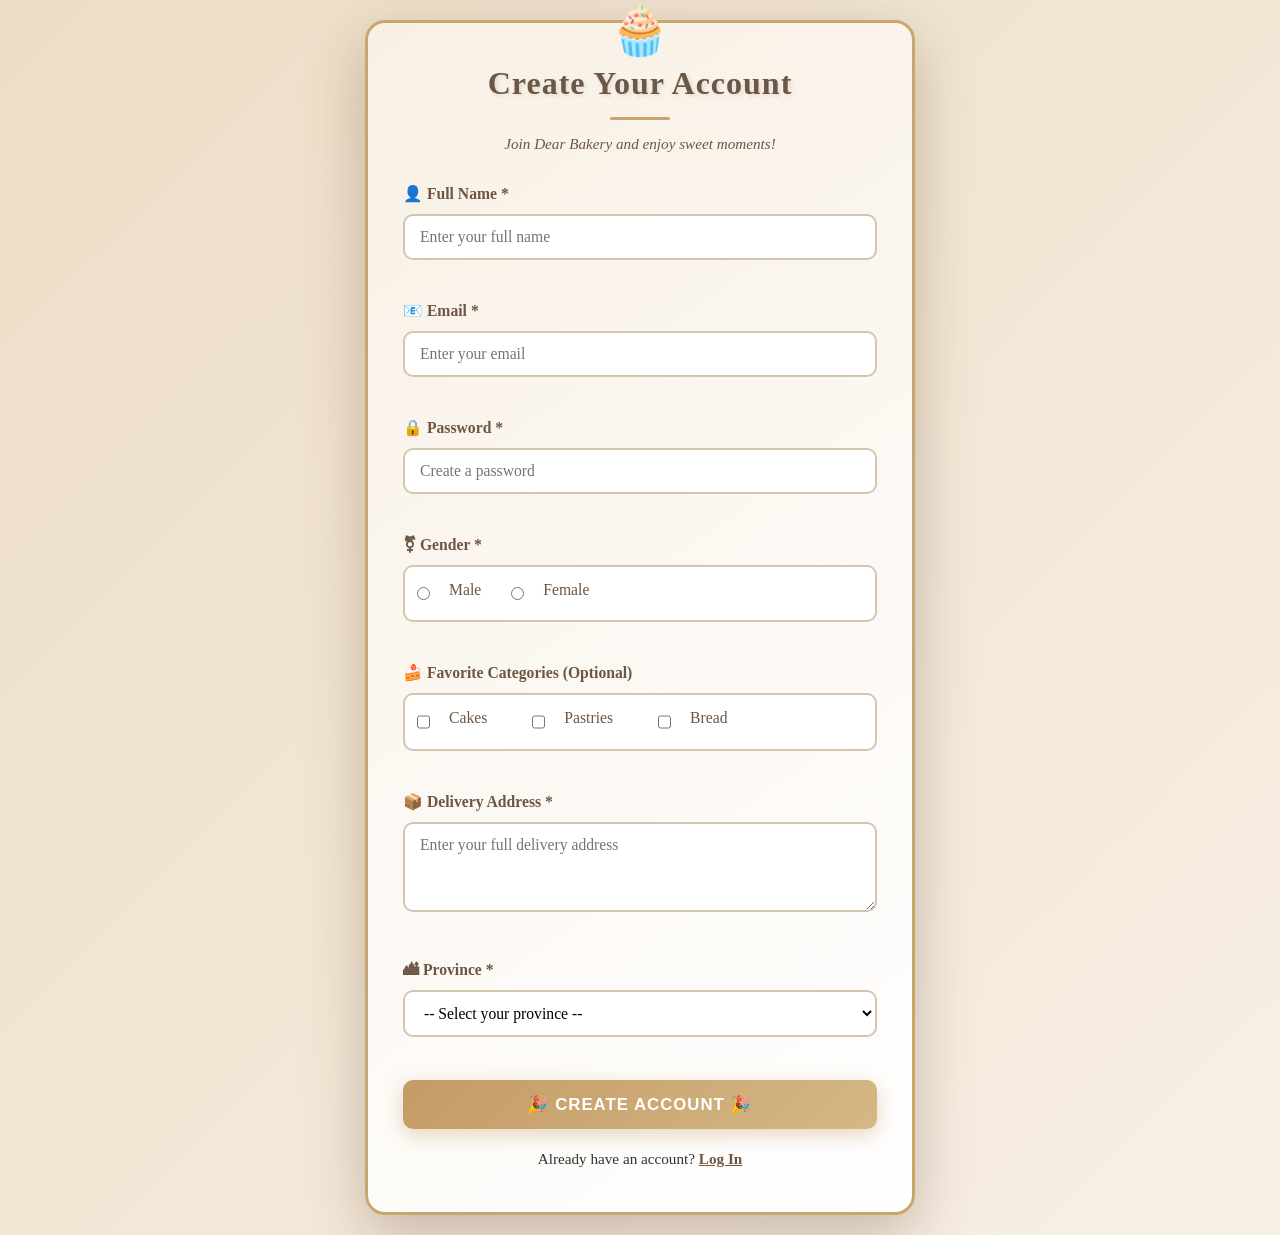
<file: register.html>
<!DOCTYPE html>
<html lang="en">
<head>
    <meta charset="UTF-8">
    <meta name="viewport" content="width=device-width, initial-scale=1.0">
    <title>Register - Dear Bakery</title>
    <link rel="stylesheet" href="style.css">
    <script src="https://code.jquery.com/jquery-3.6.0.min.js"></script>

    <style>
        * {
            margin: 0;
            padding: 0;
            box-sizing: border-box;
        }

        body {
            background: linear-gradient(135deg, #ecddc5 0%, #f8f0e5 100%);
            display: flex;
            justify-content: center;
            align-items: center;
            min-height: 100vh;
            overflow: auto;
            cursor: url("data:image/svg+xml;utf8,<svg xmlns='http://www.w3.org/2000/svg' width='40' height='40' viewBox='0 0 100 100'><text y='90' font-size='90'>🧁</text></svg>") 15 15, auto;
            perspective: 1000px;
            font-family: 'Georgia', serif;
        }

        /* Bakery Emoji Rain Background */
        #bakery-field {
            position: fixed;
            top: 0;
            left: 0;
            width: 100%;
            height: 100%;
            pointer-events: none;
            z-index: 1;
            overflow: hidden;
        }

        .bakery-emoji {
            position: absolute;
            font-size: 2.5rem;
            opacity: 0;
            pointer-events: none;
            user-select: none;
            will-change: transform, opacity;
            text-shadow: 0 4px 8px rgba(0, 0, 0, 0.2);
            animation: rain-fall-smooth linear infinite;
        }

        @keyframes rain-fall-smooth {
            0% {
                top: -10%;
                opacity: 0;
                transform: translateX(0) rotate(0deg) scale(0.5);
            }
            5% {
                opacity: 0.7;
                transform: translateX(calc(var(--drift) * 0.05)) rotate(18deg) scale(1);
            }
            95% {
                opacity: 0.7;
                transform: translateX(calc(var(--drift) * 0.95)) rotate(342deg) scale(1);
            }
            100% {
                top: 110%;
                opacity: 0;
                transform: translateX(var(--drift)) rotate(360deg) scale(0.5);
            }
        }

        .register-container {
            background: linear-gradient(145deg, #f8f0e5, #ffffff);
            padding: 40px 35px;
            border-radius: 20px;
            box-shadow: 0 20px 60px rgba(92, 59, 47, 0.3);
            width: 100%;
            max-width: 550px;
            text-align: left;
            transition: transform 0.2s cubic-bezier(0.25, 0.46, 0.45, 0.94);
            position: relative;
            z-index: 10;
            border: 3px solid #c9a66b;
        }

        .register-container::before {
            content: '🧁';
            position: absolute;
            top: -30px;
            left: 50%;
            transform: translateX(-50%);
            font-size: 3rem;
            animation: bounce 2s ease-in-out infinite;
        }

        @keyframes bounce {
            0%, 100% { transform: translateX(-50%) translateY(0); }
            50% { transform: translateX(-50%) translateY(-10px); }
        }

        h2 {
            text-align: center;
            margin-bottom: 5px;
            color: #6d5643;
            font-size: 2rem;
            transition: all 0.3s ease;
            text-shadow: 2px 2px 4px rgba(0, 0, 0, 0.1);
        }

        h2:hover {
            transform: scale(1.05);
            color: #c9a66b;
            text-shadow: 0 0 15px rgba(201, 166, 107, 0.5);
        }

        .subtitle {
            text-align: center;
            color: #6d5643;
            font-size: 0.95rem;
            margin-bottom: 25px;
            font-style: italic;
        }

        .form-group {
            margin-bottom: 18px;
            position: relative;
        }

        .form-group label {
            display: block;
            margin-bottom: 8px;
            font-weight: 600;
            color: #6d5643;
            font-size: 0.98rem;
            transition: all 0.3s ease;
        }

        .form-group input[type="text"],
        .form-group input[type="email"],
        .form-group input[type="password"],
        .form-group textarea,
        .form-group select {
            width: 100%;
            padding: 12px 15px;
            border: 2px solid #d4c5b0;
            border-radius: 10px;
            font-size: 0.98rem;
            transition: all 0.3s ease;
            background-color: #fff;
            font-family: 'Georgia', serif;
        }

        .form-group textarea {
            min-height: 90px;
            resize: vertical;
        }

        .form-group input:focus,
        .form-group textarea:focus,
        .form-group select:focus {
            outline: none;
            border-color: #c49b66;
            background-color: #fff7ec;
            box-shadow: 0 0 0 4px rgba(196, 155, 102, 0.2);
            transform: scale(1.01);
        }

        .highlight {
            border: 3px solid #c49b66 !important;
            background-color: #fff7ec !important;
            box-shadow: 0 0 20px rgba(201, 166, 107, 0.4) !important;
        }

        .radio-group,
        .checkbox-group {
            padding: 10px 12px;
            border-radius: 10px;
            border: 2px solid #d4c5b0;
            background-color: #fff;
        }

        .radio-group label,
        .checkbox-group label {
            display: inline-block;
            margin-left: 4px;
            margin-right: 15px;
            font-weight: 500;
        }

        .validation-msg {
            font-size: 0.8rem;
            margin-top: 4px;
            min-height: 16px;
            transition: all 0.3s ease;
        }

        .validation-msg.error {
            color: #ff0000;
        }

        .validation-msg.success {
            color: #11aa00;
        }

        .submit-btn {
            width: 100%;
            padding: 14px;
            background: linear-gradient(135deg, #c49b66, #d4b884);
            color: white;
            border: none;
            border-radius: 10px;
            font-size: 1.05rem;
            font-weight: 600;
            cursor: pointer;
            transition: all 0.3s ease;
            box-shadow: 0 6px 20px rgba(196, 155, 102, 0.4);
            text-transform: uppercase;
            letter-spacing: 1px;
            margin-top: 5px;
        }

        .submit-btn:hover {
            background: linear-gradient(135deg, #b38850, #c9a66b);
            transform: translateY(-3px);
            box-shadow: 0 10px 30px rgba(196, 155, 102, 0.5);
        }

        .submit-btn:active {
            transform: translateY(-1px);
        }

        .login-link {
            text-align: center;
            margin-top: 18px;
            font-size: 0.95rem;
        }

        .login-link a {
            color: #6d5643;
            text-decoration: underline;
            font-weight: bold;
            transition: all 0.3s ease;
        }

        .login-link a:hover {
            color: #c49b66;
            text-decoration: none;
        }

        .typing-indicator {
            position: absolute;
            top: -22px;
            right: 10px;
            font-size: 1.2rem;
            animation: typing-bounce 0.5s ease;
            pointer-events: none;
        }

        @keyframes typing-bounce {
            0%, 100% { transform: translateY(0) scale(1); }
            50% { transform: translateY(-8px) scale(1.2); }
        }

        .emoji-particle {
            position: fixed;
            pointer-events: none;
            font-size: 2rem;
            animation: particle-rise 2s ease-out forwards;
            z-index: 1000;
        }

        @keyframes particle-rise {
            0% {
                transform: translateY(0) rotate(0deg);
                opacity: 1;
            }
            100% {
                transform: translateY(-100px) rotate(360deg);
                opacity: 0;
            }
        }

        .shake {
            animation: shake-animation 0.5s;
        }

        @keyframes shake-animation {
            0%, 100% { transform: translateX(0); }
            25% { transform: translateX(-10px); }
            75% { transform: translateX(10px); }
        }
    </style>
</head>
<body>
    <!-- Bakery Emoji Rain Field -->
    <div id="bakery-field"></div>

    <!-- Register Container -->
    <div class="register-container">
        <h2>Create Your Account</h2>
        <p class="subtitle">Join Dear Bakery and enjoy sweet moments!</p>

        <form id="registerForm">
            <div class="form-group">
                <label for="fullname">👤 Full Name *</label>
                <input type="text" id="fullname" name="fullname" required placeholder="Enter your full name">
                <div class="validation-msg" id="fullnameMsg"></div>
            </div>

            <div class="form-group">
                <label for="email">📧 Email *</label>
                <input type="email" id="email" name="email" required placeholder="Enter your email">
                <div class="validation-msg" id="emailMsg"></div>
            </div>

            <div class="form-group">
                <label for="password">🔒 Password *</label>
                <input type="password" id="password" name="password" minlength="6" required placeholder="Create a password">
                <div class="validation-msg" id="passwordMsg"></div>
            </div>

            <div class="form-group">
                <label>⚧ Gender *</label>
                <div class="radio-group" id="genderGroup">
                    <input type="radio" id="male" name="gender" value="male" required>
                    <label for="male">Male</label>
                    <input type="radio" id="female" name="gender" value="female">
                    <label for="female">Female</label>
                </div>
                <div class="validation-msg" id="genderMsg"></div>
            </div>

            <div class="form-group">
                <label>🍰 Favorite Categories (Optional)</label>
                <div class="checkbox-group" id="categoryGroup">
                    <input type="checkbox" id="cakes" value="Cakes">
                    <label for="cakes">Cakes</label><br>
                    <input type="checkbox" id="pastries" value="Pastries">
                    <label for="pastries">Pastries</label><br>
                    <input type="checkbox" id="bread" value="Bread">
                    <label for="bread">Bread</label>
                </div>
                <div class="validation-msg" id="categoryMsg"></div>
            </div>

            <div class="form-group">
                <label for="address">📦 Delivery Address *</label>
                <textarea id="address" name="address" required placeholder="Enter your full delivery address"></textarea>
                <div class="validation-msg" id="addressMsg"></div>
            </div>

            <div class="form-group">
                <label for="province">🏙 Province *</label>
                <select id="province" name="province" required>
                    <option value="">-- Select your province --</option>
                    <option value="Aceh">Aceh</option>
                    <option value="Banten">Banten</option>
                    <option value="Bali">Bali</option>
                    <option value="DKI Jakarta">DKI Jakarta</option>
                    <option value="Jawa Barat">Jawa Barat</option>
                    <option value="Jawa Tengah">Jawa Tengah</option>
                    <option value="Kepulauan Bangka Belitung">Kep. Bangka Belitung</option>
                    <option value="Kepulauan Riau">Kep. Riau</option>
                    <option value="Lampung">Lampung</option>
                    <option value="Maluku">Maluku</option>
                    <option value="Nusa Tenggara Barat">Nusa Tenggara Barat</option>
                    <option value="Nusa Tenggara Timur">Nusa Tenggara Timur</option>
                    <option value="Papua">Papua</option>
                    <option value="Sulawesi Selatan">Sulawesi Selatan</option>
                    <option value="Sulawesi Utara">Sulawesi Utara</option>
                    <option value="Sumatera Barat">Sumatera Barat</option>
                    <option value="DI Yogyakarta">DI Yogyakarta</option>
                </select>
                <div class="validation-msg" id="provinceMsg"></div>
            </div>

            <button type="submit" class="submit-btn">🎉 Create Account 🎉</button>
        </form>

        <div class="login-link">
            Already have an account?
            <a href="login.html">Log In</a>
        </div>
    </div>

    <script>
        // ========================================
        // VANILLA JAVASCRIPT EVENTS (REGISTER)
        // ========================================
        document.addEventListener('DOMContentLoaded', () => {
            const bakeryField = document.getElementById('bakery-field');
            const registerContainer = document.querySelector('.register-container');
            const registerForm = document.getElementById('registerForm');

            const fullnameInput = document.getElementById('fullname');
            const emailInput = document.getElementById('email');
            const passwordInput = document.getElementById('password');
            const addressInput = document.getElementById('address');
            const provinceSelect = document.getElementById('province');
            const genderRadios = document.querySelectorAll('input[name="gender"]');

            const bakeryEmojis = ['🍪', '🍩', '🍰', '🥐', '🍞', '🥖', '🧁', '🥯', '🥨', '🍮'];

            // Create continuously raining bakery emojis with smooth appearance
            function createRainingEmoji() {
                const emoji = document.createElement('div');
                emoji.className = 'bakery-emoji';
                emoji.textContent = bakeryEmojis[Math.floor(Math.random() * bakeryEmojis.length)];

                // Random horizontal position
                emoji.style.left = Math.random() * 100 + '%';
                
                // Random drift amount for horizontal movement
                const drift = (Math.random() - 0.5) * 100 + 'px';
                emoji.style.setProperty('--drift', drift);
                
                // Random animation duration (speed) - slower for smoother effect
                const duration = Math.random() * 4 + 6; // 6-10 seconds (slower)
                emoji.style.animationDuration = duration + 's';
                
                // No delay - smooth continuous flow
                emoji.style.animationDelay = '0s';
                
                // Random size
                emoji.style.fontSize = (Math.random() * 1.5 + 2) + 'rem';

                bakeryField.appendChild(emoji);

                // Remove emoji after animation completes
                setTimeout(() => {
                    emoji.remove();
                }, duration * 1000);
            }

            // Create initial batch with staggered timing for smooth start
            for (let i = 0; i < 20; i++) {
                setTimeout(() => createRainingEmoji(), i * 200);
            }

            // Continuously create new falling emojis - more frequent for seamless flow
            setInterval(() => {
                createRainingEmoji();
            }, 600);

            // EVENT 1: MOUSEMOVE - very subtle parallax effect
            let currentX = 0;
            let currentY = 0;
            let targetX = 0;
            let targetY = 0;

            document.addEventListener('mousemove', (event) => {
                targetX = (event.clientX - window.innerWidth / 2) * 0.003;
                targetY = (event.clientY - window.innerHeight / 2) * 0.003;
            });

            // Smooth animation loop using requestAnimationFrame
            function smoothParallax() {
                currentX += (targetX - currentX) * 0.1; // Smooth interpolation
                currentY += (targetY - currentY) * 0.1;
                
                registerContainer.style.transform =
                    `translate(${currentX}px, ${currentY}px) rotateY(${currentX * 0.05}deg) rotateX(${-currentY * 0.05}deg)`;
                
                requestAnimationFrame(smoothParallax);
            }
            smoothParallax();

            // EVENT 2: CLICK (SUBMIT) - validation + particle effect
            registerForm.addEventListener('submit', function (e) {
                e.preventDefault();

                const fullname = fullnameInput.value.trim();
                const email = emailInput.value.trim();
                const password = passwordInput.value;
                const address = addressInput.value.trim();
                const province = provinceSelect.value;
                const gender = Array.from(genderRadios).find(r => r.checked)?.value || '';

                let valid = true;

                if (!fullname) {
                    document.getElementById('fullnameMsg').textContent = '❌ Full name is required';
                    document.getElementById('fullnameMsg').className = 'validation-msg error';
                    valid = false;
                }
                if (!email) {
                    document.getElementById('emailMsg').textContent = '❌ Email is required';
                    document.getElementById('emailMsg').className = 'validation-msg error';
                    valid = false;
                }
                if (!password || password.length < 6) {
                    document.getElementById('passwordMsg').textContent = '⚠️ Password min 6 characters';
                    document.getElementById('passwordMsg').className = 'validation-msg error';
                    valid = false;
                }
                if (!gender) {
                    document.getElementById('genderMsg').textContent = '❌ Please select your gender';
                    document.getElementById('genderMsg').className = 'validation-msg error';
                    valid = false;
                }
                if (!address) {
                    document.getElementById('addressMsg').textContent = '❌ Delivery address is required';
                    document.getElementById('addressMsg').className = 'validation-msg error';
                    valid = false;
                }
                if (!province) {
                    document.getElementById('provinceMsg').textContent = '❌ Please select a province';
                    document.getElementById('provinceMsg').className = 'validation-msg error';
                    valid = false;
                }

                if (!valid) {
                    registerContainer.classList.add('shake');
                    setTimeout(() => registerContainer.classList.remove('shake'), 500);
                    alert('❌ Please complete all required fields correctly!');
                    return;
                }

                // Success particle effect
                for (let i = 0; i < 10; i++) {
                    setTimeout(() => {
                        const particle = document.createElement('div');
                        particle.className = 'emoji-particle';
                        particle.textContent = bakeryEmojis[Math.floor(Math.random() * bakeryEmojis.length)];
                        particle.style.left = (registerContainer.offsetLeft + registerContainer.offsetWidth / 2) + 'px';
                        particle.style.top = (registerContainer.offsetTop + registerContainer.offsetHeight / 2) + 'px';
                        document.body.appendChild(particle);

                        setTimeout(() => particle.remove(), 2000);
                    }, i * 100);
                }

                setTimeout(() => {
                    alert('✅ Account created successfully!\nWelcome to Dear Bakery, ' + fullname + '! 🎉🧁');
                    this.reset();
                    document.querySelectorAll('.validation-msg').forEach(m => m.textContent = '');
                }, 1000);
            });

            // EVENT 3: KEYPRESS - show typing indicator on text fields
            [fullnameInput, emailInput, passwordInput, addressInput].forEach(input => {
                input.addEventListener('keypress', function () {
                    const parent = this.parentElement;
                    parent.querySelectorAll('.typing-indicator').forEach(ind => ind.remove());

                    const indicator = document.createElement('span');
                    indicator.className = 'typing-indicator';
                    indicator.textContent = '⌨️';
                    parent.appendChild(indicator);

                    setTimeout(() => indicator.remove(), 500);
                });
            });

            // Password visibility toggle via global keypress (R/r)
            let keyPressCount = 0;
            document.addEventListener('keypress', function (e) {
                keyPressCount++;
                console.log('KEYPRESS: ' + e.key + ' total=' + keyPressCount);

                if (e.key === 'r' || e.key === 'R') {
                    if (document.activeElement !== passwordInput) {
                        const currentType = passwordInput.type;
                        passwordInput.type = currentType === 'password' ? 'text' : 'password';

                        const msg = document.getElementById('passwordMsg');
                        msg.textContent = currentType === 'password'
                            ? '👁️ Password visible'
                            : '🔒 Password hidden';
                        msg.className = 'validation-msg';

                        setTimeout(() => {
                            if (currentType !== 'password') {
                                passwordInput.type = 'password';
                                msg.textContent = '';
                            }
                        }, 2000);
                    }
                }
            });

            // EVENT 4: FOCUS / BLUR - highlight fields
            function focusHandler(input, msgId, message) {
                input.addEventListener('focus', function () {
                    this.classList.add('highlight');
                    const label = this.parentElement.querySelector('label');
                    if (label) {
                        label.style.color = '#c9a66b';
                        label.style.transform = 'scale(1.05)';
                    }
                    if (msgId && message) {
                        const msg = document.getElementById(msgId);
                        msg.textContent = message;
                        msg.className = 'validation-msg';
                    }
                });

                input.addEventListener('blur', function () {
                    this.classList.remove('highlight');
                    const label = this.parentElement.querySelector('label');
                    if (label) {
                        label.style.color = '#6d5643';
                        label.style.transform = 'scale(1)';
                    }
                });
            }

            focusHandler(fullnameInput, 'fullnameMsg', '✏️ Enter your full name');
            focusHandler(emailInput, 'emailMsg', '📧 Use a valid email');
            focusHandler(passwordInput, 'passwordMsg', '🔒 Minimum 6 characters');
            focusHandler(addressInput, 'addressMsg', '🏠 Complete delivery details');
            focusHandler(provinceSelect, 'provinceMsg', '📍 Choose your province');

            // EVENT 5: CHANGE - basic validation per field
            fullnameInput.addEventListener('change', function () {
                const v = this.value.trim();
                const msg = document.getElementById('fullnameMsg');
                if (v.length === 0) {
                    msg.textContent = '❌ Full name is required';
                    msg.className = 'validation-msg error';
                } else if (v.length < 3) {
                    msg.textContent = '⚠️ Name is too short';
                    msg.className = 'validation-msg error';
                } else {
                    msg.textContent = '✅ Looks good!';
                    msg.className = 'validation-msg success';
                }
            });

            emailInput.addEventListener('change', function () {
                const v = this.value.trim();
                const msg = document.getElementById('emailMsg');
                if (v.length === 0) {
                    msg.textContent = '❌ Email is required';
                    msg.className = 'validation-msg error';
                } else if (!v.includes('@') || !v.includes('.')) {
                    msg.textContent = '⚠️ Email format seems invalid';
                    msg.className = 'validation-msg error';
                } else {
                    msg.textContent = '✅ Email looks valid!';
                    msg.className = 'validation-msg success';
                }
            });

            passwordInput.addEventListener('change', function () {
                const v = this.value;
                const msg = document.getElementById('passwordMsg');
                if (v.length === 0) {
                    msg.textContent = '❌ Password is required';
                    msg.className = 'validation-msg error';
                } else if (v.length < 6) {
                    msg.textContent = '⚠️ Too short (min 6 characters)';
                    msg.className = 'validation-msg error';
                } else if (v.length < 8) {
                    msg.textContent = '✔️ Password strength: Medium';
                    msg.className = 'validation-msg';
                } else {
                    msg.textContent = '✅ Password strength: Strong!';
                    msg.className = 'validation-msg success';
                }
            });

            provinceSelect.addEventListener('change', function () {
                const v = this.value;
                const msg = document.getElementById('provinceMsg');
                if (!v) {
                    msg.textContent = '❌ Province is required';
                    msg.className = 'validation-msg error';
                } else {
                    msg.textContent = '✅ Province selected: ' + v;
                    msg.className = 'validation-msg success';
                }
            });

            genderRadios.forEach(r => {
                r.addEventListener('change', function () {
                    const msg = document.getElementById('genderMsg');
                    msg.textContent = '✅ Gender selected: ' + this.value;
                    msg.className = 'validation-msg success';
                });
            });
        });

        // ========================================
        // JQUERY EVENTS (REGISTER)
        // ========================================
        $(document).ready(function () {
            console.log('✅ Register Page - jQuery Loaded!');

            // jQuery MOUSEMOVE-like effect on labels (hover)
            $('.form-group label').on('mouseenter', function () {
                $(this).css({
                    'color': '#c9a66b',
                    'letter-spacing': '1px',
                    'text-shadow': '0 2px 5px rgba(201, 166, 107, 0.3)'
                });
            }).on('mouseleave', function () {
                if (!$(this).siblings('input, textarea, select').is(':focus')) {
                    $(this).css({
                        'color': '#6d5643',
                        'letter-spacing': '0px',
                        'text-shadow': 'none'
                    });
                }
            });

            // jQuery CLICK - heading & login link
            $('h2').on('click', function () {
                $(this).css({
                    'transform': 'scale(1.15) rotate(3deg)',
                    'color': '#c9a66b'
                });
                setTimeout(() => {
                    $(this).css({
                        'transform': 'scale(1) rotate(0deg)',
                        'color': '#6d5643'
                    });
                }, 300);
            });

            $('.login-link a').on('click', function () {
                $(this).css('transform', 'scale(0.95)');
                setTimeout(() => {
                    $(this).css('transform', 'scale(1)');
                }, 120);
            });

            // jQuery KEYPRESS - total keys in text inputs
            let totalKeysPressed = 0;
            $('#fullname, #email, #password, #address').on('keypress', function (e) {
                totalKeysPressed++;
                console.log('jQuery KEYPRESS: key=' + e.key + ' total=' + totalKeysPressed + ' field=' + $(this).attr('id'));
            });

            // jQuery FOCUS / BLUR - group background highlight
            $('input, textarea, select').on('focus', function () {
                $(this).parent().css({
                    'background-color': 'rgba(255, 248, 236, 0.3)',
                    'border-radius': '10px',
                    'padding': '5px'
                });
            }).on('blur', function () {
                $(this).parent().css({
                    'background-color': 'transparent',
                    'padding': '0'
                });
            });

            // jQuery CHANGE - live logs for province and categories
            $('#province').on('change', function () {
                const val = $(this).val();
                if (val) {
                    console.log('jQuery CHANGE: province selected = ' + val);
                }
            });

            $('#categoryGroup input[type="checkbox"]').on('change', function () {
                const selected = [];
                $('#categoryGroup input[type="checkbox"]:checked').each(function () {
                    selected.push($(this).val());
                });
                $('#categoryMsg').text(
                    selected.length > 0
                        ? '💖 Favorite categories: ' + selected.join(', ')
                        : ''
                );
            });

            // Button hover enhancement
            $('.submit-btn').hover(
                function () {
                    $(this).css({
                        'box-shadow': '0 12px 40px rgba(196, 155, 102, 0.6)',
                        'letter-spacing': '2px'
                    });
                },
                function () {
                    $(this).css({
                        'box-shadow': '0 6px 20px rgba(196, 155, 102, 0.4)',
                        'letter-spacing': '1px'
                    });
                }
            );

            // Container entrance animation
            $('.register-container').css('opacity', '0').css('transform', 'scale(0.8)');
            setTimeout(() => {
                $('.register-container').animate({ opacity: 1 }, 500);
                $('.register-container').css('transform', 'scale(1)');
            }, 100);
        });
    </script>
</body>
</html>
</file>
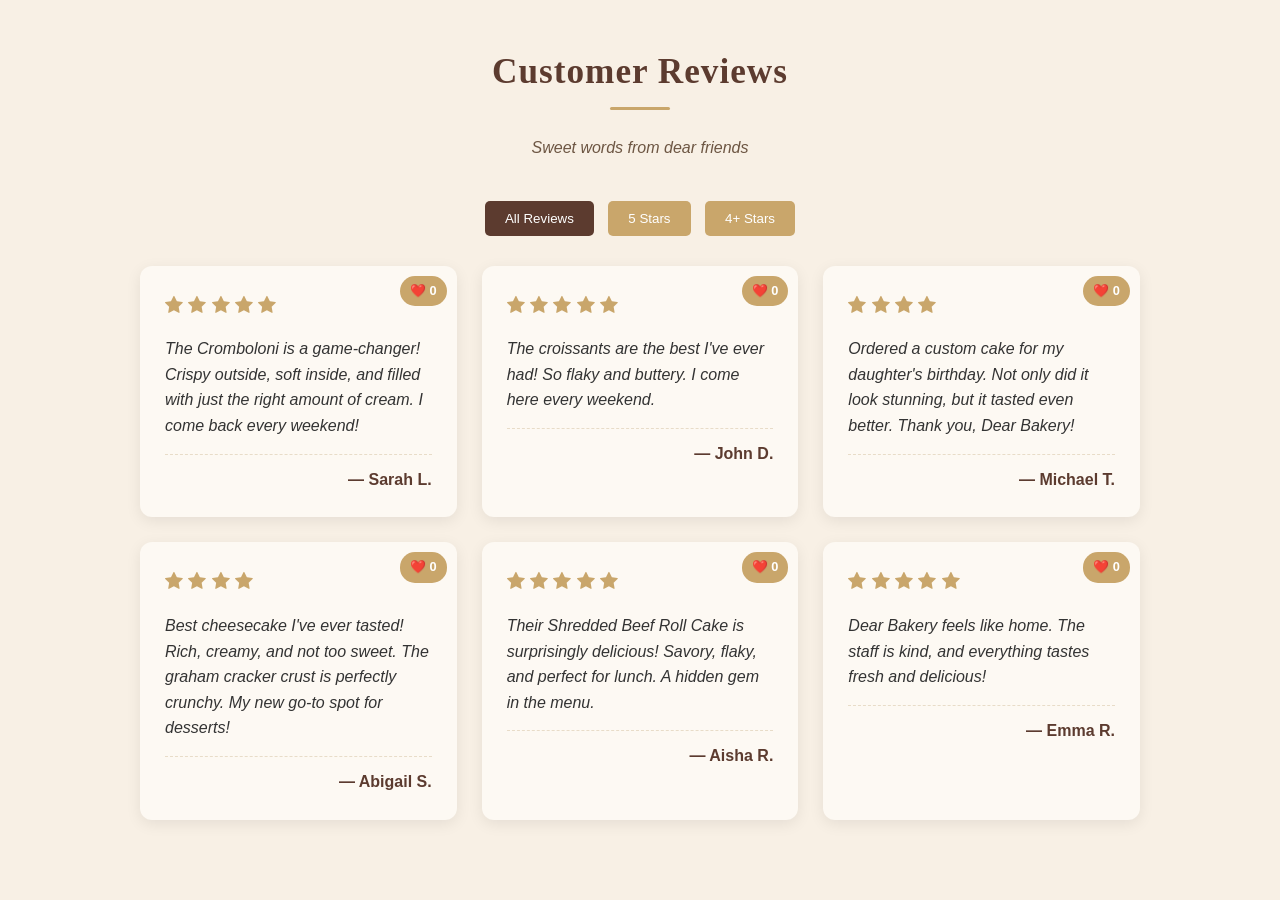
<file: review.html>
<!DOCTYPE html>
<html lang="en">
<head>
    <meta charset="UTF-8">
    <meta name="viewport" content="width=device-width, initial-scale=1.0">
    <title>Review - Dear Bakery</title>
    <link rel="stylesheet" href="style.css">
    <link rel="stylesheet" href="https://cdnjs.cloudflare.com/ajax/libs/font-awesome/4.7.0/css/font-awesome.min.css">
    <script src="https://code.jquery.com/jquery-3.6.0.min.js"></script>
    <style>
        body {
            cursor: url('data:image/svg+xml;utf8,<svg xmlns="http://www.w3.org/2000/svg" width="32" height="32" viewBox="0 0 32 32"><text y="24" font-size="24">⭐</text></svg>'), auto;
        }
        
        h2 {
            text-align: center;
            margin-bottom: 25px;
            position: relative;
            transition: all 0.3s ease;
        }
        
        h2:hover {
            transform: scale(1.1);
            color: #c9a66b;
        }

        .subtitle {
            text-align: center;
            color: #6d5643;
            margin-bottom: 40px;
            font-style: italic;
            transition: all 0.3s ease;
        }
        
        .subtitle:hover {
            color: #c9a66b;
            transform: scale(1.05);
        }

        .review {
            max-width: 1000px;
            margin: 0 auto;
            display: grid;
            grid-template-columns: repeat(auto-fill, minmax(300px, 1fr));
            gap: 25px;
        }

        .review-card {
            background-color: #fdf9f3;
            border-radius: 12px;
            padding: 25px;
            box-shadow: 0 4px 15px rgba(0, 0, 0, 0.08);
            transition: all 0.3s ease;
            cursor: pointer;
            position: relative;
        }
        
        .review-card:hover {
            transform: translateY(-10px) scale(1.03);
            box-shadow: 0 12px 25px rgba(0, 0, 0, 0.15);
        }
        
        .review-card.selected {
            border: 3px solid #c9a66b;
            background-color: #fff8e1;
        }

        .stars {
            color: #c9a66b;
            margin-bottom: 12px;
            font-size: 1.2rem;
            transition: all 0.3s ease;
        }
        
        .stars:hover {
            transform: scale(1.2);
        }
        
        .stars i {
            cursor: pointer;
            transition: all 0.2s ease;
        }
        
        .stars i:hover {
            transform: scale(1.3);
            color: #e8b339;
        }

        .review-text {
            font-style: italic;
            margin: 15px 0;
            transition: all 0.3s ease;
        }
        
        .review-text:hover {
            color: #5c3b2f;
            font-size: 1.05rem;
        }

        .reviewer {
            font-weight: bold;
            color: #5c3b2f;
            border-top: 1px dashed #e8dcc8;
            padding-top: 12px;
            margin-top: 15px;
            text-align: right;
            transition: all 0.3s ease;
        }
        
        .reviewer:hover {
            color: #c9a66b;
            border-top-color: #c9a66b;
        }
        
        .filter-buttons {
            text-align: center;
            margin-bottom: 30px;
        }
        
        .filter-btn {
            background-color: #c9a66b;
            color: white;
            border: none;
            padding: 10px 20px;
            margin: 0 5px;
            border-radius: 5px;
            cursor: pointer;
            transition: all 0.3s ease;
        }
        
        .filter-btn:hover {
            background-color: #b08e5a;
            transform: translateY(-2px);
        }
        
        .filter-btn.active {
            background-color: #5c3b2f;
        }
        
        .like-count {
            position: absolute;
            top: 10px;
            right: 10px;
            background: #c9a66b;
            color: white;
            padding: 5px 10px;
            border-radius: 15px;
            font-size: 0.8rem;
            font-weight: bold;
        }
    </style>
</head>
<body>
    <h2>Customer Reviews</h2>
    <p class="subtitle">Sweet words from dear friends</p>
    
    <div class="filter-buttons">
        <button class="filter-btn active" data-filter="all">All Reviews</button>
        <button class="filter-btn" data-filter="5">5 Stars</button>
        <button class="filter-btn" data-filter="4">4+ Stars</button>
    </div>
    
    <div class="review">
        <div class="review-card" data-rating="5">
            <div class="like-count">❤️ <span class="count">0</span></div>
            <div class="stars">
                <i class="fa fa-star"></i>
                <i class="fa fa-star"></i>
                <i class="fa fa-star"></i>
                <i class="fa fa-star"></i>
                <i class="fa fa-star"></i>
            </div>
            <p class="review-text">
                The Cromboloni is a game-changer! Crispy outside, soft inside, and filled with just the right amount of cream. I come back every weekend!
            </p>
            <div class="reviewer">— Sarah L.</div>
        </div>

        <div class="review-card" data-rating="5">
            <div class="like-count">❤️ <span class="count">0</span></div>
            <div class="stars">
                <i class="fa fa-star"></i>
                <i class="fa fa-star"></i>
                <i class="fa fa-star"></i>
                <i class="fa fa-star"></i>
                <i class="fa fa-star"></i>
            </div>
            <p class="review-text">
                The croissants are the best I've ever had! So flaky and buttery. I come here every weekend.
            </p>
            <div class="reviewer">— John D.</div>
        </div>
        
        <div class="review-card" data-rating="4.5">
            <div class="like-count">❤️ <span class="count">0</span></div>
            <div class="stars">
                <i class="fa fa-star"></i>
                <i class="fa fa-star"></i>
                <i class="fa fa-star"></i>
                <i class="fa fa-star"></i>
                <i class="fa fa-star-half-alt"></i>
            </div>
            <p class="review-text">
                Ordered a custom cake for my daughter's birthday. Not only did it look stunning, but it tasted even better. Thank you, Dear Bakery!
            </p>
            <div class="reviewer">— Michael T.</div>
        </div>

        <div class="review-card" data-rating="4.5">
            <div class="like-count">❤️ <span class="count">0</span></div>
            <div class="stars">
                <i class="fa fa-star"></i>
                <i class="fa fa-star"></i>
                <i class="fa fa-star"></i>
                <i class="fa fa-star"></i>
                <i class="fa fa-star-half-alt"></i>
            </div>
            <p class="review-text">
                Best cheesecake I've ever tasted! Rich, creamy, and not too sweet. The graham cracker crust is perfectly crunchy. My new go-to spot for desserts!
            </p>
            <div class="reviewer">— Abigail S.</div>
        </div>
        
        <div class="review-card" data-rating="5">
            <div class="like-count">❤️ <span class="count">0</span></div>
            <div class="stars">
                <i class="fa fa-star"></i>
                <i class="fa fa-star"></i>
                <i class="fa fa-star"></i>
                <i class="fa fa-star"></i>
                <i class="fa fa-star"></i>
            </div>
            <p class="review-text">
                Their Shredded Beef Roll Cake is surprisingly delicious! Savory, flaky, and perfect for lunch. A hidden gem in the menu.
            </p>
            <div class="reviewer">— Aisha R.</div>
        </div>

        <div class="review-card" data-rating="5">
            <div class="like-count">❤️ <span class="count">0</span></div>
            <div class="stars">
                <i class="fa fa-star"></i>
                <i class="fa fa-star"></i>
                <i class="fa fa-star"></i>
                <i class="fa fa-star"></i>
                <i class="fa fa-star"></i>
            </div>
            <p class="review-text">
                Dear Bakery feels like home. The staff is kind, and everything tastes fresh and delicious!
            </p>
            <div class="reviewer">— Emma R.</div>
        </div>
    </div>

    <script>
        // ========================================
        // VANILLA JAVASCRIPT EVENTS
        // ========================================
        document.addEventListener('DOMContentLoaded', function() {
            const reviewCards = document.querySelectorAll('.review-card');
            const filterButtons = document.querySelectorAll('.filter-btn');
            const stars = document.querySelectorAll('.stars i');
            const reviewSection = document.querySelector('.review');

            // EVENT 1: MOUSEMOVE - Card tilt effect
            reviewCards.forEach(card => {
                card.addEventListener('mousemove', function(e) {
                    const rect = this.getBoundingClientRect();
                    const x = e.clientX - rect.left;
                    const y = e.clientY - rect.top;
                    
                    const centerX = rect.width / 2;
                    const centerY = rect.height / 2;
                    
                    const rotateX = (y - centerY) / 10;
                    const rotateY = (centerX - x) / 10;
                    
                    this.style.transform = `perspective(1000px) rotateX(${rotateX}deg) rotateY(${rotateY}deg) translateY(-10px)`;
                    
                    console.log('🖱️ Mousemove: Card tilt effect');
                });

                card.addEventListener('mouseleave', function() {
                    this.style.transform = '';
                });
            });

            // EVENT 2: CLICK - Like review
            reviewCards.forEach(card => {
                const likeCount = card.querySelector('.count');
                let likes = 0;
                
                card.addEventListener('click', function(e) {
                    if (!e.target.classList.contains('fa-star')) {
                        likes++;
                        likeCount.textContent = likes;
                        
                        console.log('🖱️ Click event (Vanilla JS): Review liked, total: ' + likes);
                        
                        this.classList.toggle('selected');
                        
                        // Animation
                        const likeElement = this.querySelector('.like-count');
                        likeElement.style.transform = 'scale(1.5)';
                        setTimeout(() => {
                            likeElement.style.transform = 'scale(1)';
                        }, 300);
                    }
                });
            });

            // EVENT 3: KEYPRESS - Filter reviews
            document.addEventListener('keypress', function(e) {
                console.log('⌨️ Keypress event (Vanilla JS): ' + e.key);
                
                if (e.key === 'a') {
                    reviewCards.forEach(card => card.style.display = '');
                } else if (e.key === '5') {
                    reviewCards.forEach(card => {
                        const rating = parseFloat(card.getAttribute('data-rating'));
                        card.style.display = rating === 5 ? '' : 'none';
                    });
                } else if (e.key === '4') {
                    reviewCards.forEach(card => {
                        const rating = parseFloat(card.getAttribute('data-rating'));
                        card.style.display = rating >= 4 ? '' : 'none';
                    });
                }
            });

            // EVENT 4: FOCUS - Review card focus
            reviewCards.forEach((card, index) => {
                card.setAttribute('tabindex', '0');
                
                card.addEventListener('focus', function() {
                    console.log('🎯 Focus event (Vanilla JS): Review card ' + (index + 1) + ' focused');
                    this.style.outline = '3px solid #c9a66b';
                    this.style.outlineOffset = '5px';
                });

                card.addEventListener('blur', function() {
                    this.style.outline = 'none';
                });
            });

            // EVENT 5: CHANGE - Filter button state
            filterButtons.forEach(button => {
                button.addEventListener('click', function() {
                    console.log('🔄 Change event (Vanilla JS): Filter changed to ' + this.textContent);
                    
                    filterButtons.forEach(btn => btn.classList.remove('active'));
                    this.classList.add('active');
                    
                    const filter = this.getAttribute('data-filter');
                    
                    reviewCards.forEach(card => {
                        const rating = parseFloat(card.getAttribute('data-rating'));
                        
                        if (filter === 'all') {
                            card.style.display = '';
                        } else if (filter === '5') {
                            card.style.display = rating === 5 ? '' : 'none';
                        } else if (filter === '4') {
                            card.style.display = rating >= 4 ? '' : 'none';
                        }
                    });
                });
            });
        });

        // ========================================
        // JQUERY EVENTS
        // ========================================
        $(document).ready(function() {
            console.log('✅ Review Page - jQuery Loaded!');

            // jQuery CLICK - Star rating interaction
            $('.stars i').on('click', function(e) {
                e.stopPropagation();
                console.log('🖱️ Click event (jQuery): Star clicked');
                
                $(this).css({
                    'transform': 'scale(1.5) rotate(360deg)',
                    'color': '#e8b339'
                });
                
                setTimeout(() => {
                    $(this).css({
                        'transform': 'scale(1) rotate(0deg)',
                        'color': '#c9a66b'
                    });
                }, 500);
            });

            // jQuery MOUSEMOVE - Section parallax
            $('.review').on('mousemove', function(e) {
                const x = e.pageX - $(this).offset().left;
                const y = e.pageY - $(this).offset().top;
                
                const moveX = (x - $(this).width() / 2) * 0.01;
                const moveY = (y - $(this).height() / 2) * 0.01;
                
                $(this).css('transform', `translate(${moveX}px, ${moveY}px)`);
            });

            // jQuery KEYPRESS - Quick navigation
            $(document).on('keypress', function(e) {
                if (e.key === 'h') {
                    console.log('⌨️ Keypress event (jQuery): Scroll to top');
                    $('html, body').animate({ scrollTop: 0 }, 300);
                } else if (e.key === 'b') {
                    console.log('⌨️ Keypress event (jQuery): Scroll to bottom');
                    $('html, body').animate({ scrollTop: $(document).height() }, 300);
                }
            });

            // jQuery FOCUS - Reviewer name emphasis
            $('.reviewer').each(function() {
                $(this).attr('tabindex', '0');
            });
            
            $('.reviewer').on('focus', function() {
                console.log('🎯 Focus event (jQuery): Reviewer focused');
                $(this).css({
                    'font-size': '1.2rem',
                    'color': '#c9a66b',
                    'border-top': '2px solid #c9a66b'
                });
            }).on('blur', function() {
                $(this).css({
                    'font-size': '1rem',
                    'color': '#5c3b2f',
                    'border-top': '1px dashed #e8dcc8'
                });
            });

            // jQuery CHANGE - Text highlighting
            $('.review-text').on('dblclick', function() {
                console.log('🔄 Change event (jQuery): Review text toggled');
                
                if ($(this).css('background-color') === 'rgb(255, 248, 225)') {
                    $(this).css({
                        'background-color': '',
                        'padding': '',
                        'border-radius': ''
                    });
                } else {
                    $(this).css({
                        'background-color': '#fff8e1',
                        'padding': '10px',
                        'border-radius': '5px'
                    });
                }
            });

            // Heading animation
            $('h2').on('mouseenter', function() {
                $(this).css({
                    'transform': 'scale(1.15) rotate(3deg)',
                    'text-shadow': '0 0 20px rgba(201, 166, 107, 0.5)'
                });
            }).on('mouseleave', function() {
                $(this).css({
                    'transform': 'scale(1) rotate(0)',
                    'text-shadow': 'none'
                });
            });

            // Filter button hover effects
            $('.filter-btn').hover(
                function() {
                    $(this).css('box-shadow', '0 5px 15px rgba(201, 166, 107, 0.4)');
                },
                function() {
                    $(this).css('box-shadow', 'none');
                }
            );
        });
    </script>
</body>
</html>
</file>
<file: style.css>
/* GLOBAL STYLES */
body {
    background-color: #f8f0e5;          /* Background Properties */
    font-family: 'Georgia', sans-serif;
    color: #333;
    line-height: 1.6;
    margin: 0;
    padding: 20px;
}

* {
    box-sizing: border-box;
}

/* BACKGROUND PROPERTIES */
.top-section {
    background-image: url(images/bakery.jpg);
    background-size: cover;
    background-position: center center;
    background-repeat: no-repeat;
    image-rendering: crisp-edges;
}

/* TEXT & FONT PROPERTIES */
h1 {
    font-size: 3rem;
    text-align: center;
}

h2 {
    font-family: 'Georgia', serif;
    font-size: 2.2rem;
    font-weight: bold;
    text-align: center;
    color: #5c3b2f;
    text-transform: capitalize;
    letter-spacing: 1px;
    line-height: 1.3;
}

h3 {
    font-family: 'Georgia', serif;
    font-size: 1.6rem;
    font-weight: 600;
    color: #6d5643;
    text-decoration: none;
}

/* DIMENSION PROPERTIES */
.container, .form-container {
    max-width: 800px;
    min-width: 300px;
    width: 90%;
    height: auto;
    margin: 0 auto;
    padding: 40px;
}

/* POSITIONING PROPERTIES */
.nav-container {
  position: relative;
  display: flex;
  justify-content: space-between;
  align-items: center;
  top: 0;
  left: 0;
  z-index: 100;
}

/* BUTTON STYLE */
.btn, .submit-btn, .login-button {
    background-color: #c9a66b;
    color: #fdf9f3;
    padding: 12px 25px;
    border: none;
    border-radius: 8px;
    cursor: pointer;
    font-size: 1.1em;
    font-weight: bold;
    transition: all 0.3s ease;
}

.btn:hover, .submit-btn:hover, .login-button:hover {
    background-color: #b08e5a;
    transform: translateY(-2px);
    box-shadow: 0 4px 10px rgba(201, 166, 107, 0.4);
}

/* FORM STYLE */
.form-group {
    margin-bottom: 20px; /* Dimension Properties */
    text-align: left;
}

input[type="text"],
input[type="email"],
input[type="password"],
select,
textarea {
    width: 100%;
    padding: 12px;
    border: 1px solid #d8c9b3;
    border-radius: 8px;
    font-size: 16px;
    background-color: #fdf9f3;
}

input:focus, select:focus, textarea:focus {
    outline: none;
    border-color: #c9a66b;
    box-shadow: 0 0 0 3px rgba(201, 166, 107, 0.2);
}

/* STARTS RATING */
.stars {
  color: #c9a66b;
  margin-bottom: 12px;
  font-size: 1.2rem;
}

/* FOOTER */
footer {
    background-color: #5c3b2f; /* Background Properties */
    color: #fdf9f3; /* Text and Font Properties */
    text-align: center; /* Text and Font Properties */
    padding: 20px; /* Dimension Properties */
    margin-top: 50px; /* Dimension Properties */
    font-size: 0.9em; /* Text and Font Properties */
}

/* DECORATIVE LINE UNDER HEADINGS */
h2:after {
    content: "";
    display: block;
    width: 60px;
    height: 3px;
    background: #c9a66b;
    margin: 12px auto;
    border-radius: 2px;
}

/* RADIO & CHECKBOX GROUPS */
.radio-group,
.checkbox-group {
    display: flex;
    flex-wrap: wrap;
    gap: 15px;
    margin-top: 8px;
}

.radio-option,
.checkbox-option {
    display: flex;
    align-items: center;
    gap: 8px;
}

.radio-option input,
.checkbox-option input {
    width: auto;
    margin: 0;
    accent-color: #c9a66b;
}
</file>
